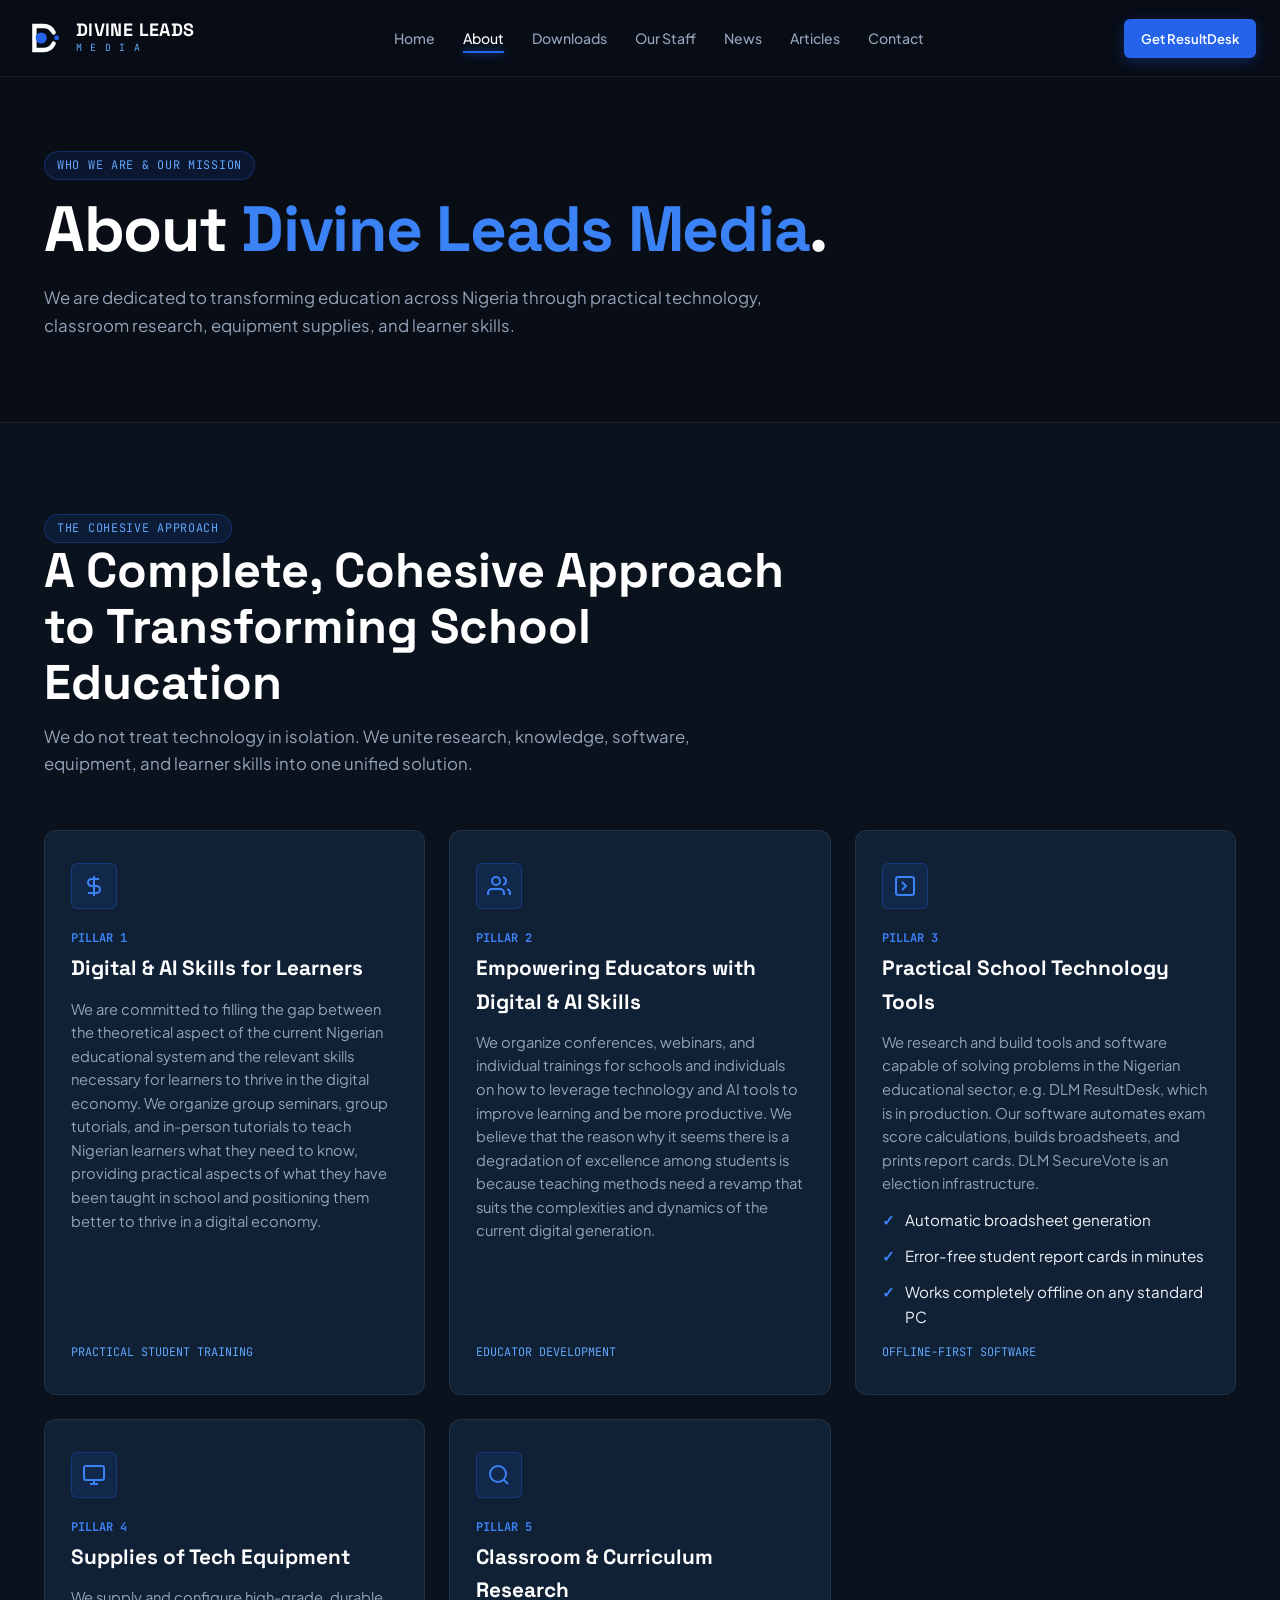
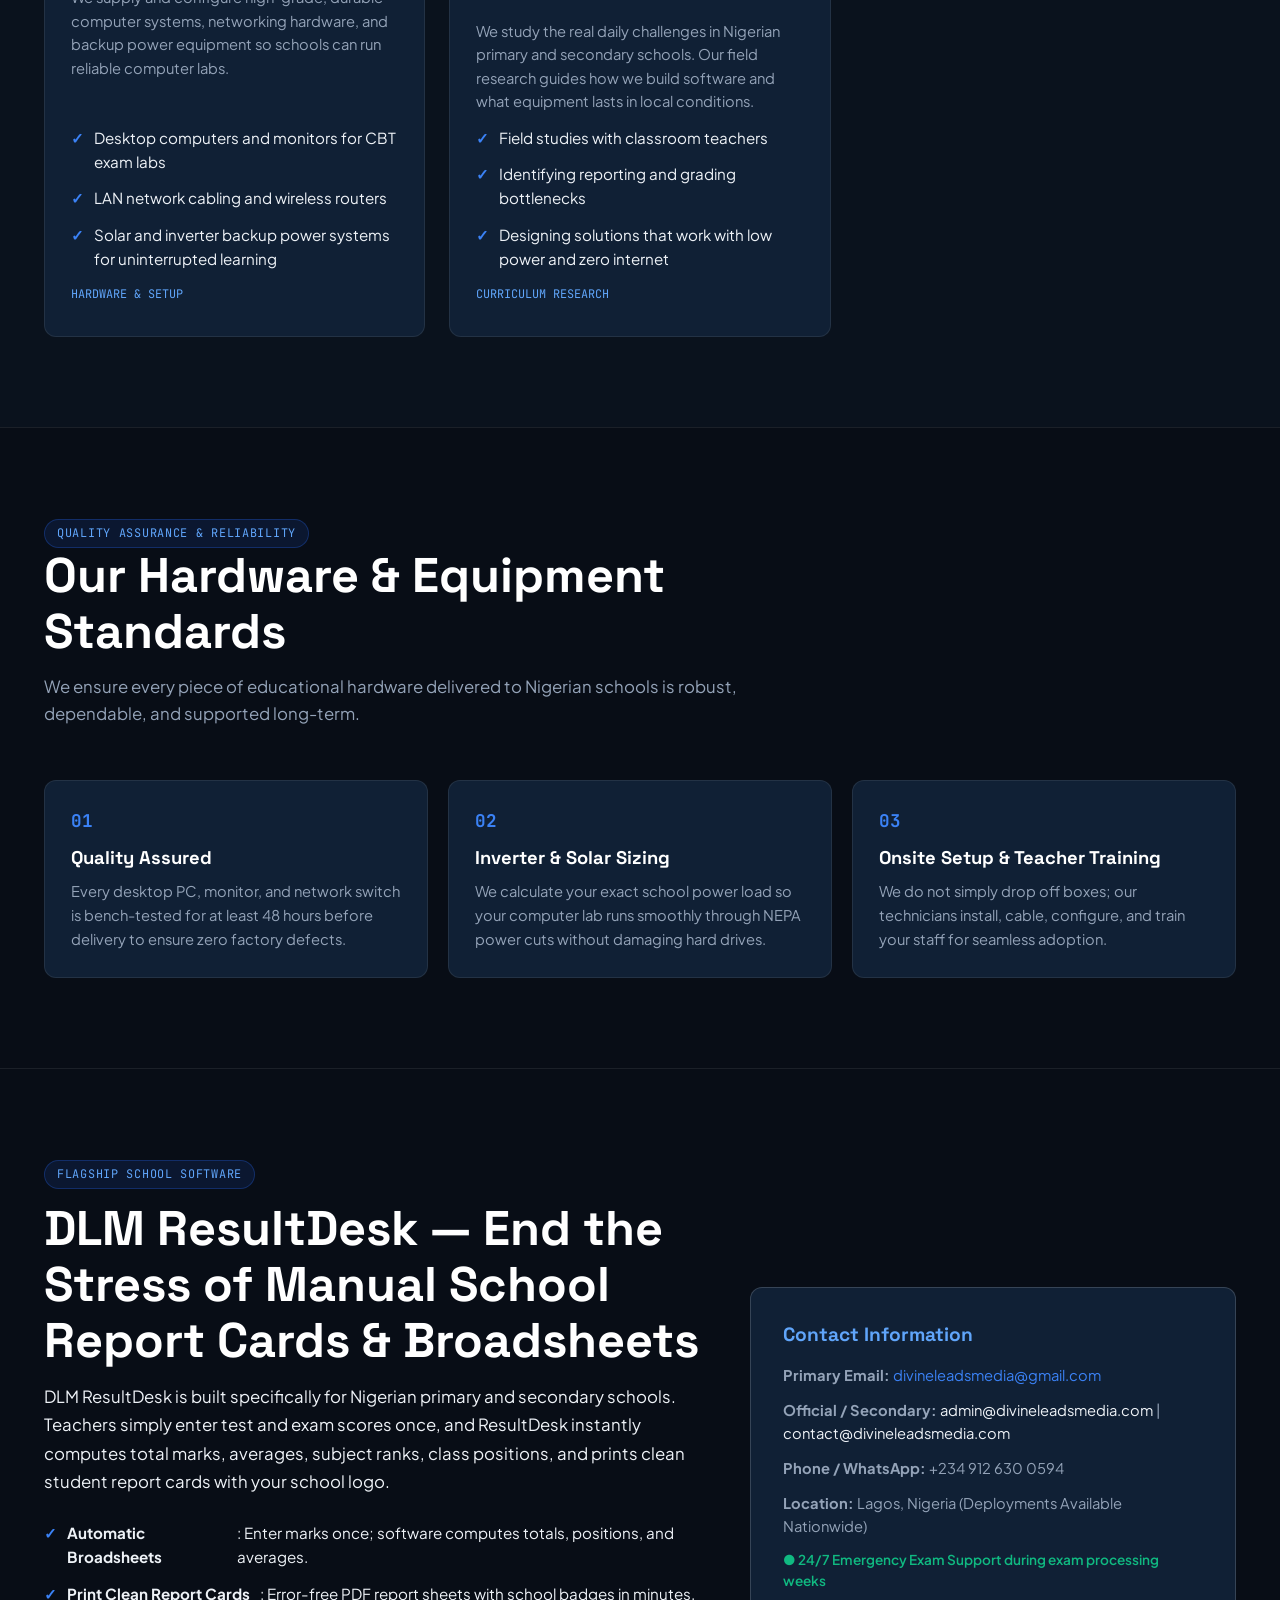
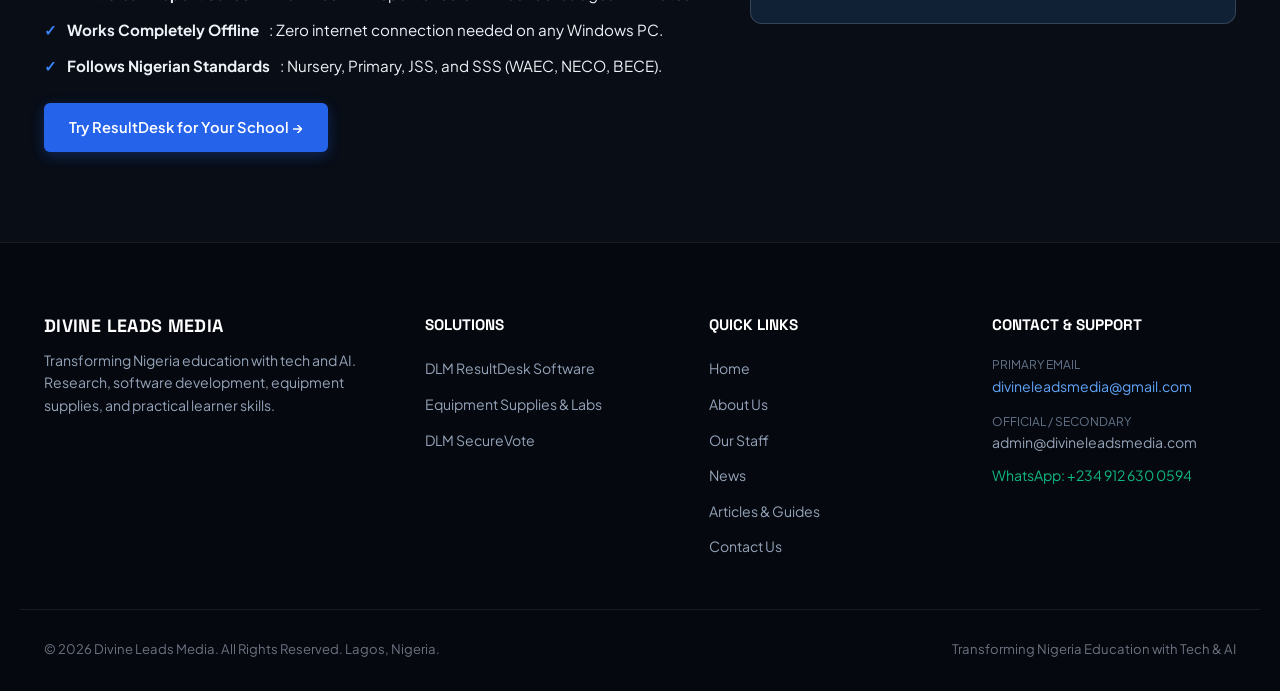
<file: about.html>
<!DOCTYPE html>
<html lang="en">
<head>
  <meta charset="UTF-8">
  <meta name="viewport" content="width=device-width, initial-scale=1.0">
  <title>About Us — Divine Leads Media | Transforming Nigeria Education with Tech &amp; AI</title>
  <meta name="description" content="Learn how Divine Leads Media transforms Nigerian education through research, developing practical school software, supplying computer equipment, and teaching digital and AI skills.">
  <link rel="icon" href="data:image/svg+xml,%3Csvg xmlns='http://www.w3.org/2000/svg' viewBox='0 0 100 100'%3E%3Cpath d='M26,48 V20 H48 A28,28 0 0 1 74,36' fill='none' stroke='%230D1B2A' stroke-width='11' stroke-linecap='round'/%3E%3Cpath d='M26,52 V80 H48 A28,28 0 0 0 74,64' fill='none' stroke='%230D1B2A' stroke-width='11' stroke-linecap='round'/%3E%3Ccircle cx='43' cy='50' r='14' fill='%232563EB'/%3E%3Crect x='76' y='44' width='11' height='11' rx='3' fill='%232563EB'/%3E%3C/svg%3E">
  <link rel="stylesheet" href="assets/css/style.css">
</head>
<body>

  <!-- Site Header -->
  <header class="site-header">
    <div class="container-wide nav-container">
      <a href="index.html" class="brand-logo">
        <svg class="brand-icon" viewBox="0 0 100 100" xmlns="http://www.w3.org/2000/svg">
          <path d="M26,48 V20 H48 A28,28 0 0 1 74,36" fill="none" stroke="#FFFFFF" stroke-width="11" stroke-linecap="round"/>
          <path d="M26,52 V80 H48 A28,28 0 0 0 74,64" fill="none" stroke="#FFFFFF" stroke-width="11" stroke-linecap="round"/>
          <circle cx="43" cy="50" r="14" fill="#2563EB"/>
          <rect x="76" y="44" width="11" height="11" rx="3" fill="#2563EB"/>
        </svg>
        <div class="brand-text">
          <span class="brand-title">DIVINE LEADS</span>
          <span class="brand-subtitle">M E D I A</span>
        </div>
      </a>

      <ul class="nav-links">
        <li><a href="index.html">Home</a></li>
        <li><a href="about.html" class="active">About</a></li>
        <li><a href="downloads.html">Downloads</a></li>
        <li><a href="staff.html">Our Staff</a></li>
        <li><a href="news.html">News</a></li>
        <li><a href="articles.html">Articles</a></li>
        <li><a href="contact.html">Contact</a></li>
      </ul>

      <div class="nav-actions">
        <a href="downloads.html" class="btn btn-primary btn-sm">Get ResultDesk</a>
        <button class="mobile-toggle" aria-label="Open Navigation">
          <svg width="24" height="24" fill="none" stroke="currentColor" stroke-width="2" viewBox="0 0 24 24"><path d="M4 6h16M4 12h16M4 18h16"/></svg>
        </button>
      </div>
    </div>
  </header>

  <!-- Mobile Drawer -->
  <div class="mobile-nav-drawer">
    <button class="close-drawer" style="align-self: flex-end; background:none; border:none; color:#fff; font-size:2rem; cursor:pointer;" aria-label="Close">✕</button>
    <ul class="mobile-links">
      <li><a href="index.html" class="close-drawer">Home</a></li>
      <li><a href="about.html" class="close-drawer active">About Us</a></li>
      <li><a href="downloads.html" class="close-drawer">Downloads &amp; Releases</a></li>
      <li><a href="staff.html" class="close-drawer">Our Staff</a></li>
      <li><a href="news.html" class="close-drawer">News &amp; Events</a></li>
      <li><a href="articles.html" class="close-drawer">Articles &amp; Guides</a></li>
      <li><a href="contact.html" class="close-drawer">Contact Us</a></li>
    </ul>
  </div>

  <!-- Hero -->
  <section class="section" style="padding-top: 150px; padding-bottom: 50px;">
    <div class="container">
      <div class="badge">WHO WE ARE &amp; OUR MISSION</div>
      <h1 class="hero-headline" style="font-size: clamp(2.4rem, 5vw, 4.2rem); margin-top: 14px;">
        About <span class="highlight">Divine Leads Media</span>.
      </h1>
      <p class="hero-subhead" style="max-width: 800px;">
        We are dedicated to transforming education across Nigeria through practical technology, classroom research, equipment supplies, and learner skills.
      </p>
    </div>
  </section>

  <!-- 4 Cohesive Pillars (Detailed) -->
  <section class="section" style="background: rgba(13, 27, 42, 0.4); border-top: 1px solid var(--border-subtle);">
    <div class="container">
      <div class="section-head">
        <div class="badge">THE COHESIVE APPROACH</div>
        <h2 class="section-title">A Complete, Cohesive Approach to Transforming School Education</h2>
        <p class="section-desc">
          We do not treat technology in isolation. We unite research, knowledge, software, equipment, and learner skills into one unified solution.
        </p>
      </div>

      <div class="pillars-grid" style="display: grid; grid-template-columns: repeat(auto-fit, minmax(320px, 1fr)); gap: 24px;">
        
        <!-- Pillar 1 -->
        <div class="pillar-card">
          <div class="pillar-icon-box">
            <svg width="24" height="24" fill="none" stroke="currentColor" stroke-width="2" viewBox="0 0 24 24"><path d="M12 2v20M17 5H9.5a3.5 3.5 0 0 0 0 7h5a3.5 3.5 0 0 1 0 7H6"/></svg>
          </div>
          <div class="font-mono text-blue" style="font-size:0.75rem; font-weight:700; margin-bottom:4px;">PILLAR 1</div>
          <h3>Digital &amp; AI Skills for Learners</h3>
          <p>
            We are committed to filling the gap between the theoretical aspect of the current Nigerian educational system and the relevant skills necessary for learners to thrive in the digital economy. We organize group seminars, group tutorials, and in-person tutorials to teach Nigerian learners what they need to know, providing practical aspects of what they have been taught in school and positioning them better to thrive in a digital economy.
          </p>
          <div class="pillar-footer-tag">Practical Student Training</div>
        </div>

        <!-- Pillar 2 -->
        <div class="pillar-card">
          <div class="pillar-icon-box">
            <svg width="24" height="24" fill="none" stroke="currentColor" stroke-width="2" viewBox="0 0 24 24"><path d="M17 21v-2a4 4 0 0 0-4-4H5a4 4 0 0 0-4 4v2"/><circle cx="9" cy="7" r="4"/><path d="M23 21v-2a4 4 0 0 0-3-3.87"/><path d="M16 3.13a4 4 0 0 1 0 7.75"/></svg>
          </div>
          <div class="font-mono text-blue" style="font-size:0.75rem; font-weight:700; margin-bottom:4px;">PILLAR 2</div>
          <h3>Empowering Educators with Digital &amp; AI Skills</h3>
          <p>
            We organize conferences, webinars, and individual trainings for schools and individuals on how to leverage technology and AI tools to improve learning and be more productive. We believe that the reason why it seems there is a degradation of excellence among students is because teaching methods need a revamp that suits the complexities and dynamics of the current digital generation.
          </p>
          <div class="pillar-footer-tag">Educator Development</div>
        </div>

        <!-- Pillar 3 -->
        <div class="pillar-card">
          <div class="pillar-icon-box">
            <svg width="24" height="24" fill="none" stroke="currentColor" stroke-width="2" viewBox="0 0 24 24"><rect width="18" height="18" x="3" y="3" rx="2"/><path d="m9 8 4 4-4 4"/></svg>
          </div>
          <div class="font-mono text-blue" style="font-size:0.75rem; font-weight:700; margin-bottom:4px;">PILLAR 3</div>
          <h3>Practical School Technology Tools</h3>
          <p>
            We research and build tools and software capable of solving problems in the Nigerian educational sector, e.g. DLM ResultDesk, which is in production. Our software automates exam score calculations, builds broadsheets, and prints report cards. DLM SecureVote is an election infrastructure.
          </p>
          <ul class="feature-check-list" style="margin: 12px 0 0; font-size: 0.85rem;">
            <li>Automatic broadsheet generation</li>
            <li>Error-free student report cards in minutes</li>
            <li>Works completely offline on any standard PC</li>
          </ul>
          <div class="pillar-footer-tag" style="margin-top:14px;">Offline-First Software</div>
        </div>

        <!-- Pillar 4 -->
        <div class="pillar-card">
          <div class="pillar-icon-box">
            <svg width="24" height="24" fill="none" stroke="currentColor" stroke-width="2" viewBox="0 0 24 24"><rect width="20" height="14" x="2" y="3" rx="2"/><line x1="8" x2="16" y1="21" y2="21"/><line x1="12" x2="12" y1="17" y2="21"/></svg>
          </div>
          <div class="font-mono text-blue" style="font-size:0.75rem; font-weight:700; margin-bottom:4px;">PILLAR 4</div>
          <h3>Supplies of Tech Equipment</h3>
          <p>
            We supply and configure high-grade, durable computer systems, networking hardware, and backup power equipment so schools can run reliable computer labs.
          </p>
          <ul class="feature-check-list" style="margin: 12px 0 0; font-size: 0.85rem;">
            <li>Desktop computers and monitors for CBT exam labs</li>
            <li>LAN network cabling and wireless routers</li>
            <li>Solar and inverter backup power systems for uninterrupted learning</li>
          </ul>
          <div class="pillar-footer-tag" style="margin-top:14px;">Hardware &amp; Setup</div>
        </div>

        <!-- Pillar 5 -->
        <div class="pillar-card">
          <div class="pillar-icon-box">
            <svg width="24" height="24" fill="none" stroke="currentColor" stroke-width="2" viewBox="0 0 24 24"><circle cx="11" cy="11" r="8"/><path d="m21 21-4.35-4.35"/></svg>
          </div>
          <div class="font-mono text-blue" style="font-size:0.75rem; font-weight:700; margin-bottom:4px;">PILLAR 5</div>
          <h3>Classroom &amp; Curriculum Research</h3>
          <p>
            We study the real daily challenges in Nigerian primary and secondary schools. Our field research guides how we build software and what equipment lasts in local conditions.
          </p>
          <ul class="feature-check-list" style="margin: 12px 0 0; font-size: 0.85rem;">
            <li>Field studies with classroom teachers</li>
            <li>Identifying reporting and grading bottlenecks</li>
            <li>Designing solutions that work with low power and zero internet</li>
          </ul>
          <div class="pillar-footer-tag" style="margin-top:14px;">Curriculum Research</div>
        </div>

      </div>
    </div>
  </section>

  <!-- Hardware & Equipment Standards -->
  <section class="section" style="border-top: 1px solid var(--border-subtle); background: var(--dlm-navy-deep);">
    <div class="container">
      <div class="section-head">
        <div class="badge">QUALITY ASSURANCE &amp; RELIABILITY</div>
        <h2 class="section-title">Our Hardware &amp; Equipment Standards</h2>
        <p class="section-desc">
          We ensure every piece of educational hardware delivered to Nigerian schools is robust, dependable, and supported long-term.
        </p>
      </div>

      <div class="equipment-grid">
        <div class="equipment-card">
          <div class="font-mono text-blue" style="font-size: 1.1rem; font-weight:700; margin-bottom:8px;">01</div>
          <h4 style="color:#fff;">Quality Assured</h4>
          <p style="color:var(--text-muted); font-size:0.92rem; line-height:1.6;">
            Every desktop PC, monitor, and network switch is bench-tested for at least 48 hours before delivery to ensure zero factory defects.
          </p>
        </div>

        <div class="equipment-card">
          <div class="font-mono text-blue" style="font-size: 1.1rem; font-weight:700; margin-bottom:8px;">02</div>
          <h4 style="color:#fff;">Inverter &amp; Solar Sizing</h4>
          <p style="color:var(--text-muted); font-size:0.92rem; line-height:1.6;">
            We calculate your exact school power load so your computer lab runs smoothly through NEPA power cuts without damaging hard drives.
          </p>
        </div>

        <div class="equipment-card">
          <div class="font-mono text-blue" style="font-size: 1.1rem; font-weight:700; margin-bottom:8px;">03</div>
          <h4 style="color:#fff;">Onsite Setup &amp; Teacher Training</h4>
          <p style="color:var(--text-muted); font-size:0.92rem; line-height:1.6;">
            We do not simply drop off boxes; our technicians install, cable, configure, and train your staff for seamless adoption.
          </p>
        </div>
      </div>
    </div>
  </section>

  <!-- Why ResultDesk Matters -->
  <section class="section" style="border-top: 1px solid var(--border-subtle);">
    <div class="container contact-grid" style="align-items: center;">
      <div>
        <div class="badge">FLAGSHIP SCHOOL SOFTWARE</div>
        <h2 class="section-title" style="margin-top: 12px;">DLM ResultDesk — End the Stress of Manual School Report Cards &amp; Broadsheets</h2>
        <p style="color: var(--text-primary); font-size: 1.05rem; line-height: 1.7; margin-bottom: 18px;">
          DLM ResultDesk is built specifically for Nigerian primary and secondary schools. Teachers simply enter test and exam scores once, and ResultDesk instantly computes total marks, averages, subject ranks, class positions, and prints clean student report cards with your school logo.
        </p>
        <ul class="feature-check-list" style="margin-bottom: 24px;">
          <li><strong>Automatic Broadsheets</strong>: Enter marks once; software computes totals, positions, and averages.</li>
          <li><strong>Print Clean Report Cards</strong>: Error-free PDF report sheets with school badges in minutes.</li>
          <li><strong>Works Completely Offline</strong>: Zero internet connection needed on any Windows PC.</li>
          <li><strong>Follows Nigerian Standards</strong>: Nursery, Primary, JSS, and SSS (WAEC, NECO, BECE).</li>
        </ul>
        <a href="downloads.html" class="btn btn-primary">Try ResultDesk for Your School →</a>
      </div>

      <div class="equipment-card" style="padding: 32px; background: var(--dlm-navy-surface); border: 1px solid var(--border-medium);">
        <h4 style="color:var(--dlm-blue-soft); font-size:1.2rem; margin-bottom:14px;">Contact Information</h4>
        <p style="color:var(--text-muted); font-size:0.92rem; margin-bottom:12px;">
          <strong>Primary Email:</strong> <a href="mailto:divineleadsmedia@gmail.com" class="text-blue">divineleadsmedia@gmail.com</a>
        </p>
        <p style="color:var(--text-muted); font-size:0.92rem; margin-bottom:12px;">
          <strong>Official / Secondary:</strong> <a href="mailto:admin@divineleadsmedia.com" style="color:var(--text-primary);">admin@divineleadsmedia.com</a> | <a href="mailto:contact@divineleadsmedia.com" style="color:var(--text-primary);">contact@divineleadsmedia.com</a>
        </p>
        <p style="color:var(--text-muted); font-size:0.92rem; margin-bottom:12px;">
          <strong>Phone / WhatsApp:</strong> +234 912 630 0594
        </p>
        <p style="color:var(--text-muted); font-size:0.92rem; margin-bottom:12px;">
          <strong>Location:</strong> Lagos, Nigeria (Deployments Available Nationwide)
        </p>
        <p style="color:var(--accent-green); font-size:0.85rem; font-weight:600;">
          ● 24/7 Emergency Exam Support during exam processing weeks
        </p>
      </div>
    </div>
  </section>

  <!-- Footer -->
  <footer class="site-footer">
    <div class="container footer-grid">
      <div class="footer-col">
        <span class="brand-title">DIVINE LEADS MEDIA</span>
        <p style="font-size: 0.88rem; color: var(--text-muted); line-height: 1.6; margin-top: 10px;">
          Transforming Nigeria education with tech and AI. Research, software development, equipment supplies, and practical learner skills.
        </p>
      </div>
      <div class="footer-col">
        <h5>Solutions</h5>
        <ul>
          <li><a href="downloads.html">DLM ResultDesk Software</a></li>
          <li><a href="index.html#equipment">Equipment Supplies &amp; Labs</a></li>
          <li><a href="downloads.html#download-securevote">DLM SecureVote</a></li>
        </ul>
      </div>
      <div class="footer-col">
        <h5>Quick Links</h5>
        <ul>
          <li><a href="index.html">Home</a></li>
          <li><a href="about.html">About Us</a></li>
          <li><a href="staff.html">Our Staff</a></li>
          <li><a href="news.html">News</a></li>
          <li><a href="articles.html">Articles &amp; Guides</a></li>
          <li><a href="contact.html">Contact Us</a></li>
        </ul>
      </div>
      <div class="footer-col">
        <h5>Contact &amp; Support</h5>
        <ul style="font-size:0.86rem;">
          <li><span style="color:var(--text-dim); display:block; font-size:0.75rem;">PRIMARY EMAIL</span><a href="mailto:divineleadsmedia@gmail.com" style="color:var(--dlm-blue-soft);">divineleadsmedia@gmail.com</a></li>
          <li><span style="color:var(--text-dim); display:block; font-size:0.75rem; margin-top:4px;">OFFICIAL / SECONDARY</span><a href="mailto:admin@divineleadsmedia.com">admin@divineleadsmedia.com</a></li>
          <li><a href="https://wa.me/2349126300594" target="_blank" style="color:var(--accent-green);">WhatsApp: +234 912 630 0594</a></li>
        </ul>
      </div>
    </div>
    <div class="container footer-bottom">
      <div>© 2026 Divine Leads Media. All Rights Reserved. Lagos, Nigeria.</div>
      <div>Transforming Nigeria Education with Tech &amp; AI</div>
    </div>
  </footer>

  <script src="assets/js/db.js"></script>
  <script src="assets/js/main.js"></script>
</body>
</html>
</file>
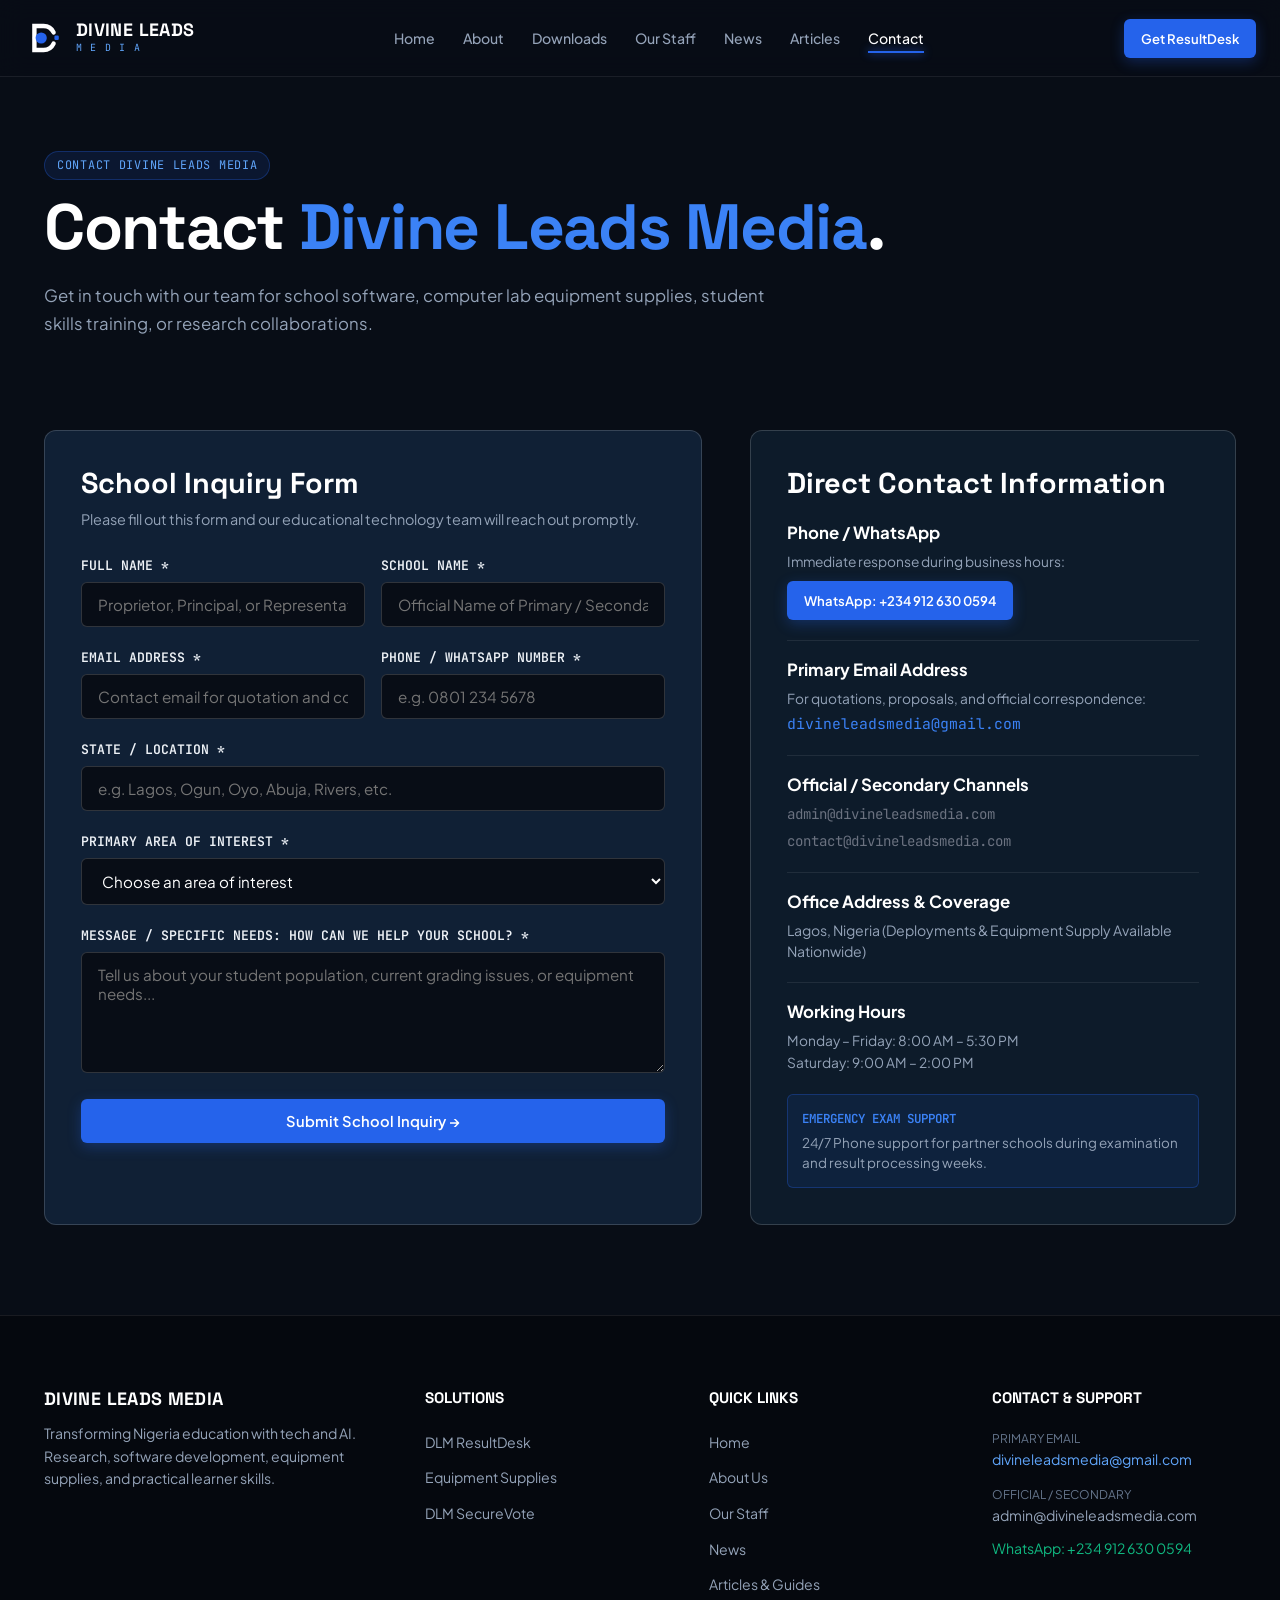
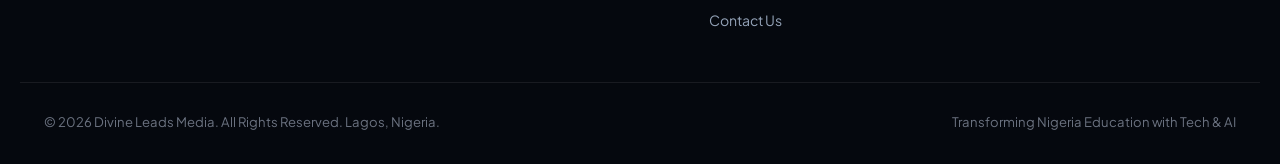
<file: contact.html>
<!DOCTYPE html>
<html lang="en">
<head>
  <meta charset="UTF-8">
  <meta name="viewport" content="width=device-width, initial-scale=1.0">
  <title>Contact Us — Divine Leads Media | Get in Touch</title>
  <meta name="description" content="Contact Divine Leads Media for DLM ResultDesk software, school computer lab equipment supplies, and student digital & AI training in Nigeria.">
  <link rel="icon" href="data:image/svg+xml,%3Csvg xmlns='http://www.w3.org/2000/svg' viewBox='0 0 100 100'%3E%3Cpath d='M26,48 V20 H48 A28,28 0 0 1 74,36' fill='none' stroke='%230D1B2A' stroke-width='11' stroke-linecap='round'/%3E%3Cpath d='M26,52 V80 H48 A28,28 0 0 0 74,64' fill='none' stroke='%230D1B2A' stroke-width='11' stroke-linecap='round'/%3E%3Ccircle cx='43' cy='50' r='14' fill='%232563EB'/%3E%3Crect x='76' y='44' width='11' height='11' rx='3' fill='%232563EB'/%3E%3C/svg%3E">
  <link rel="stylesheet" href="assets/css/style.css">
</head>
<body>

  <!-- Site Header -->
  <header class="site-header">
    <div class="container-wide nav-container">
      <a href="index.html" class="brand-logo">
        <svg class="brand-icon" viewBox="0 0 100 100" xmlns="http://www.w3.org/2000/svg">
          <path d="M26,48 V20 H48 A28,28 0 0 1 74,36" fill="none" stroke="#FFFFFF" stroke-width="11" stroke-linecap="round"/>
          <path d="M26,52 V80 H48 A28,28 0 0 0 74,64" fill="none" stroke="#FFFFFF" stroke-width="11" stroke-linecap="round"/>
          <circle cx="43" cy="50" r="14" fill="#2563EB"/>
          <rect x="76" y="44" width="11" height="11" rx="3" fill="#2563EB"/>
        </svg>
        <div class="brand-text">
          <span class="brand-title">DIVINE LEADS</span>
          <span class="brand-subtitle">M E D I A</span>
        </div>
      </a>

      <ul class="nav-links">
        <li><a href="index.html">Home</a></li>
        <li><a href="about.html">About</a></li>
        <li><a href="downloads.html">Downloads</a></li>
        <li><a href="staff.html">Our Staff</a></li>
        <li><a href="news.html">News</a></li>
        <li><a href="articles.html">Articles</a></li>
        <li><a href="contact.html" class="active">Contact</a></li>
      </ul>

      <div class="nav-actions">
        <a href="downloads.html" class="btn btn-primary btn-sm">Get ResultDesk</a>
        <button class="mobile-toggle" aria-label="Open Navigation">
          <svg width="24" height="24" fill="none" stroke="currentColor" stroke-width="2" viewBox="0 0 24 24"><path d="M4 6h16M4 12h16M4 18h16"/></svg>
        </button>
      </div>
    </div>
  </header>

  <!-- Mobile Drawer -->
  <div class="mobile-nav-drawer">
    <button class="close-drawer" style="align-self: flex-end; background:none; border:none; color:#fff; font-size:2rem; cursor:pointer;" aria-label="Close">✕</button>
    <ul class="mobile-links">
      <li><a href="index.html" class="close-drawer">Home</a></li>
      <li><a href="about.html" class="close-drawer">About Us</a></li>
      <li><a href="downloads.html" class="close-drawer">Downloads &amp; Releases</a></li>
      <li><a href="staff.html" class="close-drawer">Our Staff</a></li>
      <li><a href="news.html" class="close-drawer">News &amp; Events</a></li>
      <li><a href="articles.html" class="close-drawer">Articles &amp; Guides</a></li>
      <li><a href="contact.html" class="close-drawer active">Contact Us</a></li>
    </ul>
  </div>

  <!-- Hero Header -->
  <section class="section" style="padding-top: 150px; padding-bottom: 40px;">
    <div class="container">
      <div class="badge">CONTACT DIVINE LEADS MEDIA</div>
      <h1 class="hero-headline" style="font-size: clamp(2.4rem, 5vw, 4.2rem); margin-top: 12px;">
        Contact <span class="highlight">Divine Leads Media</span>.
      </h1>
      <p class="hero-subhead" style="max-width: 760px;">
        Get in touch with our team for school software, computer lab equipment supplies, student skills training, or research collaborations.
      </p>
    </div>
  </section>

  <!-- Contact Form & Direct Channels -->
  <section class="section" style="padding-top: 20px;">
    <div class="container contact-grid">
      
      <!-- Inquiry Form -->
      <div style="background: var(--dlm-navy-surface); border: 1px solid var(--border-medium); border-radius: var(--radius-md); padding: 36px;">
        <h3 class="section-title" style="font-size: 1.8rem; margin-bottom: 8px;">School Inquiry Form</h3>
        <p style="color:var(--text-muted); font-size:0.9rem; margin-bottom:24px;">Please fill out this form and our educational technology team will reach out promptly.</p>
        
        <form id="mainContactForm">
          <div style="display: grid; grid-template-columns: 1fr 1fr; gap: 16px;">
            <div class="form-group">
              <label class="form-label">Full Name *</label>
              <input type="text" class="form-control" required placeholder="Proprietor, Principal, or Representative Name">
            </div>
            <div class="form-group">
              <label class="form-label">School Name *</label>
              <input type="text" class="form-control" required placeholder="Official Name of Primary / Secondary School">
            </div>
          </div>

          <div style="display: grid; grid-template-columns: 1fr 1fr; gap: 16px;">
            <div class="form-group">
              <label class="form-label">Email Address *</label>
              <input type="email" class="form-control" required placeholder="Contact email for quotation and correspondence">
            </div>
            <div class="form-group">
              <label class="form-label">Phone / WhatsApp Number *</label>
              <input type="tel" class="form-control" required placeholder="e.g. 0801 234 5678">
            </div>
          </div>

          <div class="form-group">
            <label class="form-label">State / Location *</label>
            <input type="text" class="form-control" required placeholder="e.g. Lagos, Ogun, Oyo, Abuja, Rivers, etc.">
          </div>

          <div class="form-group">
            <label class="form-label">Primary Area of Interest *</label>
            <select class="form-control" id="interestSelect" required>
              <option value="">Choose an area of interest</option>
              <option value="DLM ResultDesk (School Report Card Software)">DLM ResultDesk (School Report Card Software)</option>
              <option value="Supplies of Computer Lab & CBT Equipment">Supplies of Computer Lab &amp; CBT Equipment</option>
              <option value="Solar / Inverter Backup Power for Computer Lab">Solar / Inverter Backup Power for Computer Lab</option>
              <option value="Student Digital & AI Skills Workshop">Student Digital &amp; AI Skills Workshop</option>
              <option value="General School Partnership & Consultation">General School Partnership &amp; Consultation</option>
            </select>
          </div>

          <div class="form-group">
            <label class="form-label">Message / Specific Needs: How can we help your school? *</label>
            <textarea class="form-control" rows="5" required placeholder="Tell us about your student population, current grading issues, or equipment needs..."></textarea>
          </div>

          <button type="submit" class="btn btn-primary" style="width: 100%;">Submit School Inquiry →</button>
        </form>
      </div>

      <!-- Quick Info -->
      <div style="background: var(--dlm-navy); border: 1px solid var(--border-medium); border-radius: var(--radius-md); padding: 36px;">
        <h3 class="section-title" style="font-size: 1.8rem; margin-bottom: 20px;">Direct Contact Information</h3>

        <div style="margin-bottom: 20px;">
          <h4 style="color:#fff; font-size:1.05rem; margin-bottom:4px;">Phone / WhatsApp</h4>
          <p style="color:var(--text-muted); font-size:0.86rem; margin-bottom:8px;">Immediate response during business hours:</p>
          <a href="https://wa.me/2349126300594" target="_blank" class="btn btn-primary btn-sm">
            WhatsApp: +234 912 630 0594
          </a>
        </div>

        <div style="margin-bottom: 20px; padding-top: 16px; border-top: 1px solid var(--border-subtle);">
          <h4 style="color:#fff; font-size:1.05rem; margin-bottom:4px;">Primary Email Address</h4>
          <p style="color:var(--text-muted); font-size:0.86rem;">For quotations, proposals, and official correspondence:</p>
          <a href="mailto:divineleadsmedia@gmail.com" class="text-blue font-mono" style="font-size:0.92rem; display:inline-block; margin-top:2px;">divineleadsmedia@gmail.com</a>
        </div>

        <div style="margin-bottom: 20px; padding-top: 16px; border-top: 1px solid var(--border-subtle);">
          <h4 style="color:#fff; font-size:1.05rem; margin-bottom:4px;">Official / Secondary Channels</h4>
          <div style="display:flex; flex-direction:column; gap:4px; margin-top:4px;">
            <a href="mailto:admin@divineleadsmedia.com" class="font-mono text-slate" style="font-size:0.88rem;">admin@divineleadsmedia.com</a>
            <a href="mailto:contact@divineleadsmedia.com" class="font-mono text-slate" style="font-size:0.88rem;">contact@divineleadsmedia.com</a>
          </div>
        </div>

        <div style="margin-bottom: 20px; padding-top: 16px; border-top: 1px solid var(--border-subtle);">
          <h4 style="color:#fff; font-size:1.05rem; margin-bottom:4px;">Office Address &amp; Coverage</h4>
          <p style="color:var(--text-muted); font-size:0.88rem; line-height:1.5;">
            Lagos, Nigeria (Deployments &amp; Equipment Supply Available Nationwide)
          </p>
        </div>

        <div style="margin-bottom: 20px; padding-top: 16px; border-top: 1px solid var(--border-subtle);">
          <h4 style="color:#fff; font-size:1.05rem; margin-bottom:4px;">Working Hours</h4>
          <p style="color:var(--text-muted); font-size:0.86rem;">
            Monday – Friday: 8:00 AM – 5:30 PM<br>
            Saturday: 9:00 AM – 2:00 PM
          </p>
        </div>

        <div style="padding: 14px; background: rgba(37, 99, 235, 0.1); border: 1px solid rgba(37, 99, 235, 0.3); border-radius: var(--radius-sm);">
          <div class="font-mono text-blue" style="font-size: 0.78rem; font-weight: 600;">EMERGENCY EXAM SUPPORT</div>
          <p style="font-size: 0.84rem; color: var(--text-muted); margin-top: 4px; line-height:1.5;">
            24/7 Phone support for partner schools during examination and result processing weeks.
          </p>
        </div>
      </div>

    </div>
  </section>

  <!-- Footer -->
  <footer class="site-footer">
    <div class="container footer-grid">
      <div class="footer-col">
        <span class="brand-title">DIVINE LEADS MEDIA</span>
        <p style="font-size: 0.88rem; color: var(--text-muted); line-height: 1.6; margin-top: 10px;">
          Transforming Nigeria education with tech and AI. Research, software development, equipment supplies, and practical learner skills.
        </p>
      </div>
      <div class="footer-col">
        <h5>Solutions</h5>
        <ul>
          <li><a href="downloads.html">DLM ResultDesk</a></li>
          <li><a href="index.html#equipment">Equipment Supplies</a></li>
          <li><a href="downloads.html#download-securevote">DLM SecureVote</a></li>
        </ul>
      </div>
      <div class="footer-col">
        <h5>Quick Links</h5>
        <ul>
          <li><a href="index.html">Home</a></li>
          <li><a href="about.html">About Us</a></li>
          <li><a href="staff.html">Our Staff</a></li>
          <li><a href="news.html">News</a></li>
          <li><a href="articles.html">Articles &amp; Guides</a></li>
          <li><a href="contact.html">Contact Us</a></li>
        </ul>
      </div>
      <div class="footer-col">
        <h5>Contact &amp; Support</h5>
        <ul style="font-size:0.86rem;">
          <li><span style="color:var(--text-dim); display:block; font-size:0.75rem;">PRIMARY EMAIL</span><a href="mailto:divineleadsmedia@gmail.com" style="color:var(--dlm-blue-soft);">divineleadsmedia@gmail.com</a></li>
          <li><span style="color:var(--text-dim); display:block; font-size:0.75rem; margin-top:4px;">OFFICIAL / SECONDARY</span><a href="mailto:admin@divineleadsmedia.com">admin@divineleadsmedia.com</a></li>
          <li><a href="https://wa.me/2349126300594" target="_blank" style="color:var(--accent-green);">WhatsApp: +234 912 630 0594</a></li>
        </ul>
      </div>
    </div>
    <div class="container footer-bottom">
      <div>© 2026 Divine Leads Media. All Rights Reserved. Lagos, Nigeria.</div>
      <div>Transforming Nigeria Education with Tech &amp; AI</div>
    </div>
  </footer>

  <script src="assets/js/db.js"></script>
  <script src="assets/js/main.js"></script>
  <script>
    document.addEventListener('DOMContentLoaded', () => {
      const params = new URLSearchParams(window.location.search);
      const interest = params.get('interest');
      if (interest) {
        const select = document.getElementById('interestSelect');
        if (select) {
          const lower = interest.toLowerCase();
          for (let opt of select.options) {
            if (opt.value.toLowerCase().includes(lower)) {
              select.value = opt.value;
              break;
            }
          }
        }
      }

      const form = document.getElementById('mainContactForm');
      if (form) {
        form.addEventListener('submit', (e) => {
          e.preventDefault();
          window.showToast('Thank you! Your message has been received. Our team will contact you shortly.', 'success');
          form.reset();
        });
      }
    });
  </script>
</body>
</html>
</file>
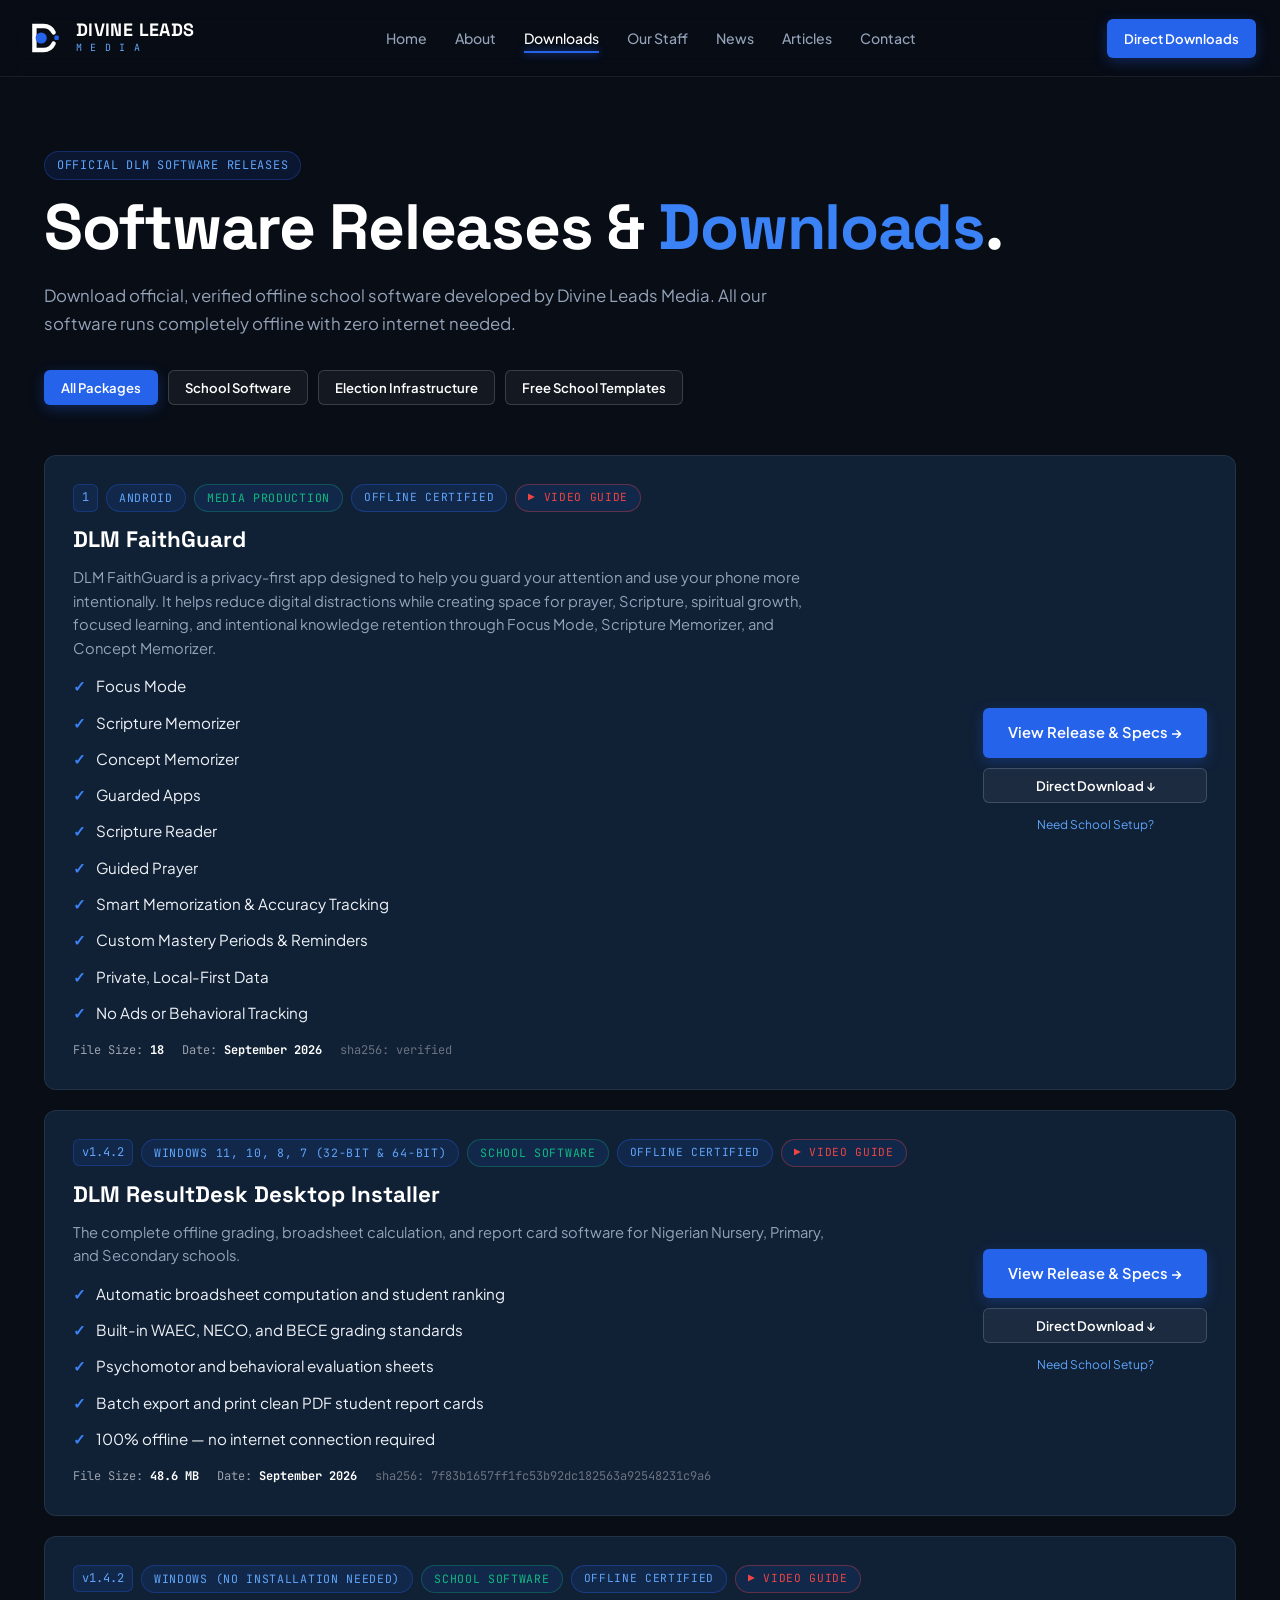
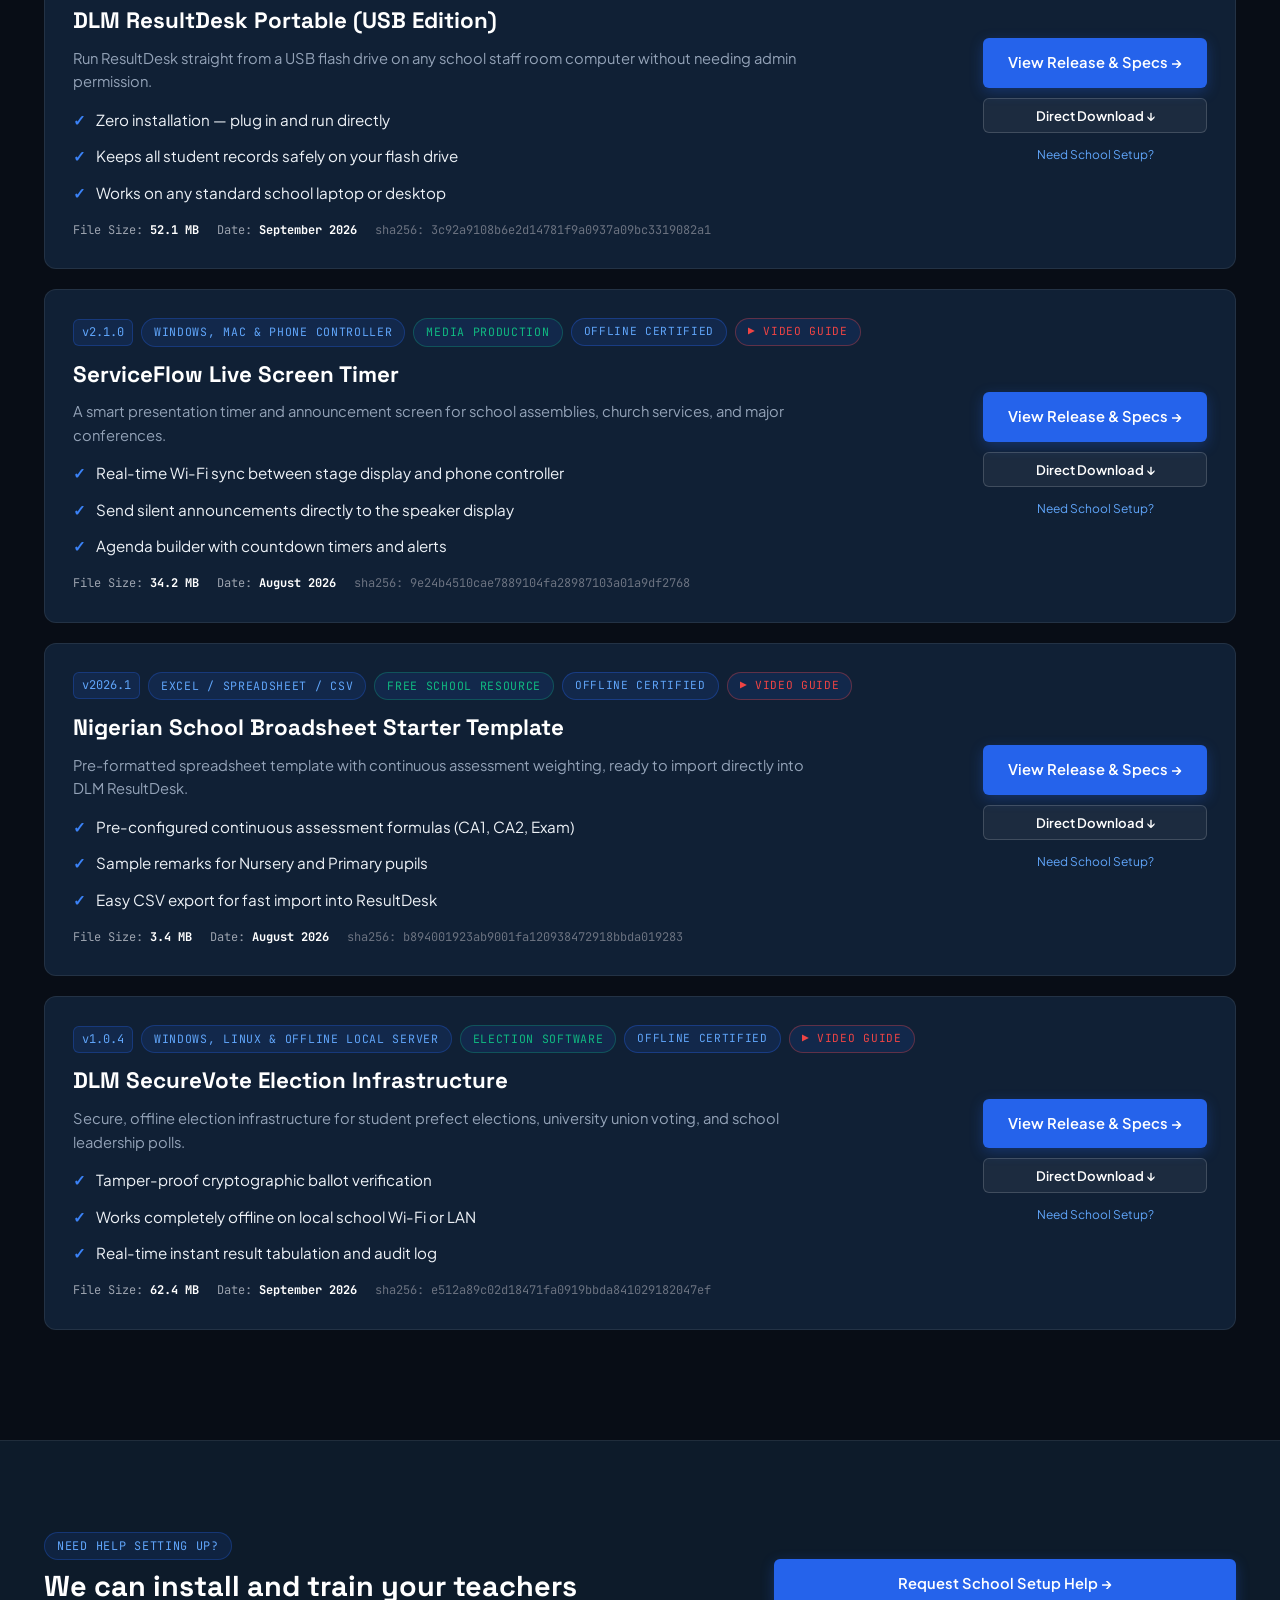
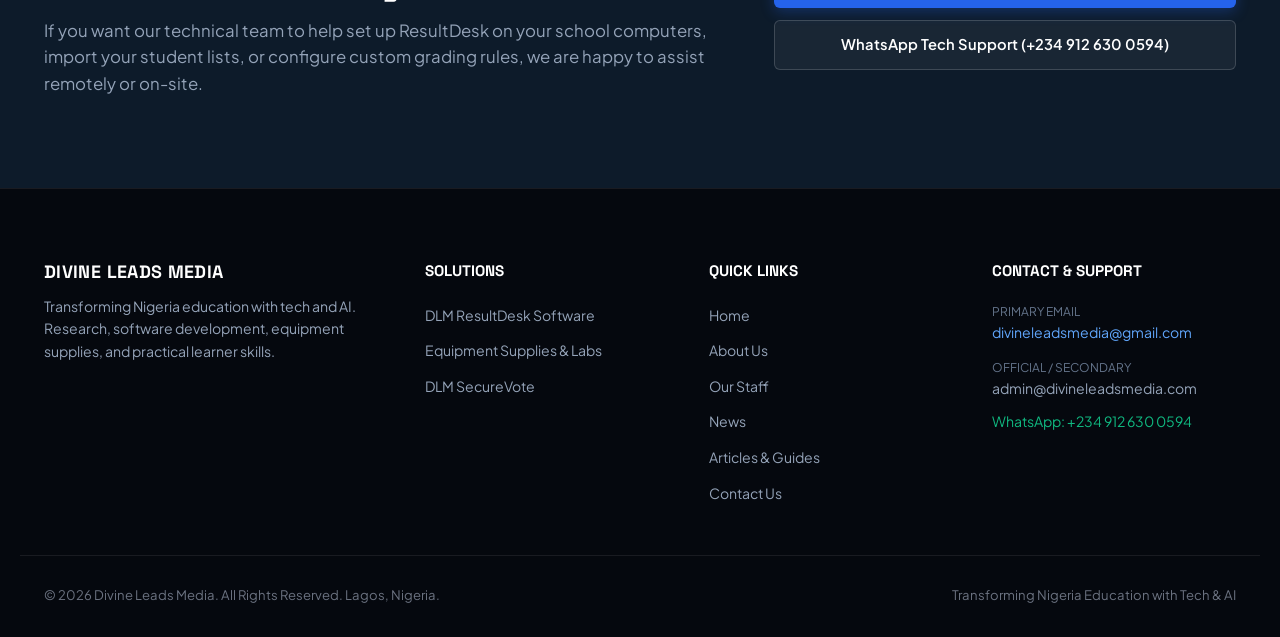
<file: downloads.html>
<!DOCTYPE html>
<html lang="en">
<head>
  <meta charset="UTF-8">
  <meta name="viewport" content="width=device-width, initial-scale=1.0">
  <title>Downloads &amp; Releases — Divine Leads Media</title>
  <meta name="description" content="Download DLM ResultDesk for Nigerian school report cards and broadsheets, ServiceFlow live screen timer, and free school templates.">
  <link rel="icon" href="data:image/svg+xml,%3Csvg xmlns='http://www.w3.org/2000/svg' viewBox='0 0 100 100'%3E%3Cpath d='M26,48 V20 H48 A28,28 0 0 1 74,36' fill='none' stroke='%230D1B2A' stroke-width='11' stroke-linecap='round'/%3E%3Cpath d='M26,52 V80 H48 A28,28 0 0 0 74,64' fill='none' stroke='%230D1B2A' stroke-width='11' stroke-linecap='round'/%3E%3Ccircle cx='43' cy='50' r='14' fill='%232563EB'/%3E%3Crect x='76' y='44' width='11' height='11' rx='3' fill='%232563EB'/%3E%3C/svg%3E">
  <link rel="stylesheet" href="assets/css/style.css">
</head>
<body>

  <!-- Header -->
  <header class="site-header">
    <div class="container-wide nav-container">
      <a href="index.html" class="brand-logo">
        <svg class="brand-icon" viewBox="0 0 100 100" xmlns="http://www.w3.org/2000/svg">
          <path d="M26,48 V20 H48 A28,28 0 0 1 74,36" fill="none" stroke="#FFFFFF" stroke-width="11" stroke-linecap="round"/>
          <path d="M26,52 V80 H48 A28,28 0 0 0 74,64" fill="none" stroke="#FFFFFF" stroke-width="11" stroke-linecap="round"/>
          <circle cx="43" cy="50" r="14" fill="#2563EB"/>
          <rect x="76" y="44" width="11" height="11" rx="3" fill="#2563EB"/>
        </svg>
        <div class="brand-text">
          <span class="brand-title">DIVINE LEADS</span>
          <span class="brand-subtitle">M E D I A</span>
        </div>
      </a>

      <ul class="nav-links">
        <li><a href="index.html">Home</a></li>
        <li><a href="about.html">About</a></li>
        <li><a href="downloads.html" class="active">Downloads</a></li>
        <li><a href="staff.html">Our Staff</a></li>
        <li><a href="news.html">News</a></li>
        <li><a href="articles.html">Articles</a></li>
        <li><a href="contact.html">Contact</a></li>
      </ul>

      <div class="nav-actions">
        <a href="#releasesContainer" class="btn btn-primary btn-sm">Direct Downloads</a>
        <button class="mobile-toggle" aria-label="Open Navigation">
          <svg width="24" height="24" fill="none" stroke="currentColor" stroke-width="2" viewBox="0 0 24 24"><path d="M4 6h16M4 12h16M4 18h16"/></svg>
        </button>
      </div>
    </div>
  </header>

  <!-- Mobile Drawer -->
  <div class="mobile-nav-drawer">
    <button class="close-drawer" style="align-self: flex-end; background:none; border:none; color:#fff; font-size:2rem; cursor:pointer;" aria-label="Close">✕</button>
    <ul class="mobile-links">
      <li><a href="index.html" class="close-drawer">Home</a></li>
      <li><a href="about.html" class="close-drawer">About Us</a></li>
      <li><a href="downloads.html" class="close-drawer active">Downloads &amp; Releases</a></li>
      <li><a href="staff.html" class="close-drawer">Our Staff</a></li>
      <li><a href="news.html" class="close-drawer">News &amp; Events</a></li>
      <li><a href="articles.html" class="close-drawer">Articles &amp; Guides</a></li>
      <li><a href="contact.html" class="close-drawer">Contact Us</a></li>
    </ul>
  </div>

  <!-- Hero Header -->
  <section class="section" style="padding-top: 150px; padding-bottom: 40px;">
    <div class="container">
      <div class="badge">OFFICIAL DLM SOFTWARE RELEASES</div>
      <h1 class="hero-headline" style="font-size: clamp(2.4rem, 5vw, 4.2rem); margin-top: 12px;">
        Software Releases &amp; <span class="highlight">Downloads</span>.
      </h1>
      <p class="hero-subhead" style="max-width: 780px;">
        Download official, verified offline school software developed by Divine Leads Media. All our software runs completely offline with zero internet needed.
      </p>

      <!-- Category Filter Tabs -->
      <div style="display:flex; gap:10px; margin-top: 24px; flex-wrap:wrap;" id="downloadCategoryFilters">
        <button class="btn btn-primary btn-sm" data-filter="all">All Packages</button>
        <button class="btn btn-secondary btn-sm" data-filter="School Software">School Software</button>
        <button class="btn btn-secondary btn-sm" data-filter="Election Software">Election Infrastructure</button>
        <button class="btn btn-secondary btn-sm" data-filter="Free School Resource">Free School Templates</button>
      </div>
    </div>
  </section>

  <!-- Releases List -->
  <section class="section" style="padding-top: 10px;">
    <div class="container" id="releasesContainer">
      <!-- Populated dynamically from db.js -->
    </div>
  </section>

  <!-- School Setup Support -->
  <section class="section" style="background: var(--dlm-navy); border-top: 1px solid var(--border-subtle);">
    <div class="container" style="display:grid; grid-template-columns: 1.2fr 0.8fr; gap: 36px; align-items:center;">
      <div>
        <div class="badge">NEED HELP SETTING UP?</div>
        <h3 class="section-title" style="font-size: 1.8rem; margin-top: 10px;">We can install and train your teachers</h3>
        <p class="section-desc">
          If you want our technical team to help set up ResultDesk on your school computers, import your student lists, or configure custom grading rules, we are happy to assist remotely or on-site.
        </p>
      </div>
      <div style="display:flex; flex-direction:column; gap:12px;">
        <a href="contact.html?interest=resultdesk" class="btn btn-primary">Request School Setup Help →</a>
        <a href="https://wa.me/2349126300594" target="_blank" class="btn btn-secondary">WhatsApp Tech Support (+234 912 630 0594)</a>
      </div>
    </div>
  </section>

  <!-- Footer -->
  <footer class="site-footer">
    <div class="container footer-grid">
      <div class="footer-col">
        <span class="brand-title">DIVINE LEADS MEDIA</span>
        <p style="font-size: 0.88rem; color: var(--text-muted); line-height: 1.6; margin-top: 10px;">
          Transforming Nigeria education with tech and AI. Research, software development, equipment supplies, and practical learner skills.
        </p>
      </div>
      <div class="footer-col">
        <h5>Solutions</h5>
        <ul>
          <li><a href="downloads.html">DLM ResultDesk Software</a></li>
          <li><a href="index.html#equipment">Equipment Supplies &amp; Labs</a></li>
          <li><a href="downloads.html#download-securevote">DLM SecureVote</a></li>
        </ul>
      </div>
      <div class="footer-col">
        <h5>Quick Links</h5>
        <ul>
          <li><a href="index.html">Home</a></li>
          <li><a href="about.html">About Us</a></li>
          <li><a href="staff.html">Our Staff</a></li>
          <li><a href="news.html">News</a></li>
          <li><a href="articles.html">Articles &amp; Guides</a></li>
          <li><a href="contact.html">Contact Us</a></li>
        </ul>
      </div>
      <div class="footer-col">
        <h5>Contact &amp; Support</h5>
        <ul style="font-size:0.86rem;">
          <li><span style="color:var(--text-dim); display:block; font-size:0.75rem;">PRIMARY EMAIL</span><a href="mailto:divineleadsmedia@gmail.com" style="color:var(--dlm-blue-soft);">divineleadsmedia@gmail.com</a></li>
          <li><span style="color:var(--text-dim); display:block; font-size:0.75rem; margin-top:4px;">OFFICIAL / SECONDARY</span><a href="mailto:admin@divineleadsmedia.com">admin@divineleadsmedia.com</a></li>
          <li><a href="https://wa.me/2349126300594" target="_blank" style="color:var(--accent-green);">WhatsApp: +234 912 630 0594</a></li>
        </ul>
      </div>
    </div>
    <div class="container footer-bottom">
      <div>© 2026 Divine Leads Media. All Rights Reserved. Lagos, Nigeria.</div>
      <div>Transforming Nigeria Education with Tech &amp; AI</div>
    </div>
  </footer>

  <script src="assets/js/db.js"></script>
  <script src="assets/js/main.js"></script>
  <script>
    document.addEventListener('DOMContentLoaded', () => {
      let activeFilter = 'all';

      function renderDownloads() {
        const container = document.getElementById('releasesContainer');
        if (!container || !window.DLM_DB) return;

        let downloads = window.DLM_DB.getDownloads();
        if (activeFilter !== 'all') {
          downloads = downloads.filter(d => d.tag.toLowerCase().includes(activeFilter.toLowerCase()));
        }

        if (downloads.length === 0) {
          container.innerHTML = `
            <div style="text-align:center; padding:50px 20px; background:var(--dlm-navy-surface); border-radius:var(--radius-md); border:1px solid var(--border-subtle);">
              <p style="color:var(--text-muted);">No software releases found for this category.</p>
            </div>
          `;
          return;
        }

        container.innerHTML = downloads.map(item => `
          <div class="release-item">
            <div>
              <div style="display:flex; gap:8px; margin-bottom:10px; flex-wrap:wrap; align-items:center;">
                <span class="version-badge font-mono">${item.version}</span>
                <span class="badge" style="font-size:0.72rem;">${item.platform}</span>
                <span class="badge" style="font-size:0.72rem; color:var(--accent-green); border-color:rgba(16,185,129,0.3);">${item.tag}</span>
                <span class="badge" style="font-size:0.7rem; color:var(--dlm-blue-soft); border-color:var(--border-blue);">Offline Certified</span>
                ${item.youtubeUrl ? `<a href="release.html?id=${encodeURIComponent(item.id)}#releaseVideoSection" class="badge" style="font-size:0.7rem; color:#EF4444; border-color:rgba(239,68,68,0.35); text-decoration:none; display:inline-flex; align-items:center; gap:4px;" title="Watch Installation Video Guide">▶ Video Guide</a>` : ''}
              </div>

              <h3 style="font-family:var(--font-display); font-size:1.4rem; color:#fff; margin-bottom:8px;">
                <a href="release.html?id=${encodeURIComponent(item.id)}" style="color:#fff; text-decoration:none;" onmouseover="this.style.color='var(--dlm-blue-soft)'" onmouseout="this.style.color='#fff'">
                  ${item.name}
                </a>
              </h3>
              <p style="color:var(--text-muted); font-size:0.92rem; margin-bottom:14px; max-width:760px;">${item.description}</p>

              ${item.features && item.features.length > 0 ? `
                <ul class="feature-check-list" style="margin:0 0 16px; font-size:0.88rem;">
                  ${item.features.map(f => `<li>${f}</li>`).join('')}
                </ul>
              ` : ''}

              <div style="display:flex; gap:18px; font-family:var(--font-mono); font-size:0.75rem; color:var(--dlm-slate-light); flex-wrap:wrap;">
                <span>File Size: <strong style="color:#fff;">${item.size}</strong></span>
                <span>Date: <strong style="color:#fff;">${item.date}</strong></span>
                <span class="font-mono text-slate">${item.checksum || 'sha256: verified'}</span>
              </div>
            </div>

            <div style="display:flex; flex-direction:column; gap:10px; align-items:stretch; min-width:210px;">
              <a href="release.html?id=${encodeURIComponent(item.id)}" class="btn btn-primary" style="justify-content:center; text-align:center;">
                View Release &amp; Specs →
              </a>
              <button class="btn btn-secondary btn-sm" onclick="triggerDownload('${(item.downloadUrl || '').replace(/'/g, "\\'")}', '${item.name.replace(/'/g, "\\'")}')" style="justify-content:center;">
                Direct Download ↓
              </button>
              <a href="contact.html?interest=${encodeURIComponent(item.name)}" style="font-size:0.75rem; color:var(--dlm-blue-soft); text-align:center; padding:2px 0;">
                Need School Setup?
              </a>
            </div>
          </div>
        `).join('');
      }

      window.triggerDownload = function(url, name) {
        if (url && url !== '#' && !url.startsWith('#')) {
          window.showToast(`Starting download for ${name}...`, 'success');
          const a = document.createElement('a');
          a.href = url;
          a.setAttribute('download', '');
          if (url.startsWith('http')) a.target = '_blank';
          document.body.appendChild(a);
          a.click();
          document.body.removeChild(a);
        } else {
          window.showToast(`The installer package for ${name} will be released soon. Click "Request Setup Help" for instant deployment on your school computers.`, 'info');
        }
      };

      document.querySelectorAll('#downloadCategoryFilters button').forEach(btn => {
        btn.addEventListener('click', () => {
          document.querySelectorAll('#downloadCategoryFilters button').forEach(b => {
            b.classList.remove('btn-primary');
            b.classList.add('btn-secondary');
          });
          btn.classList.remove('btn-secondary');
          btn.classList.add('btn-primary');
          activeFilter = btn.getAttribute('data-filter');
          renderDownloads();
        });
      });

      renderDownloads();

      window.addEventListener('dlm_db_downloads_changed', () => {
        renderDownloads();
      });
      window.addEventListener('storage', (e) => {
        if (!e.key || e.key.includes('downloads') || e.key.includes('dlm_')) {
          renderDownloads();
        }
      });
    });
  </script>
</body>
</html>
</file>
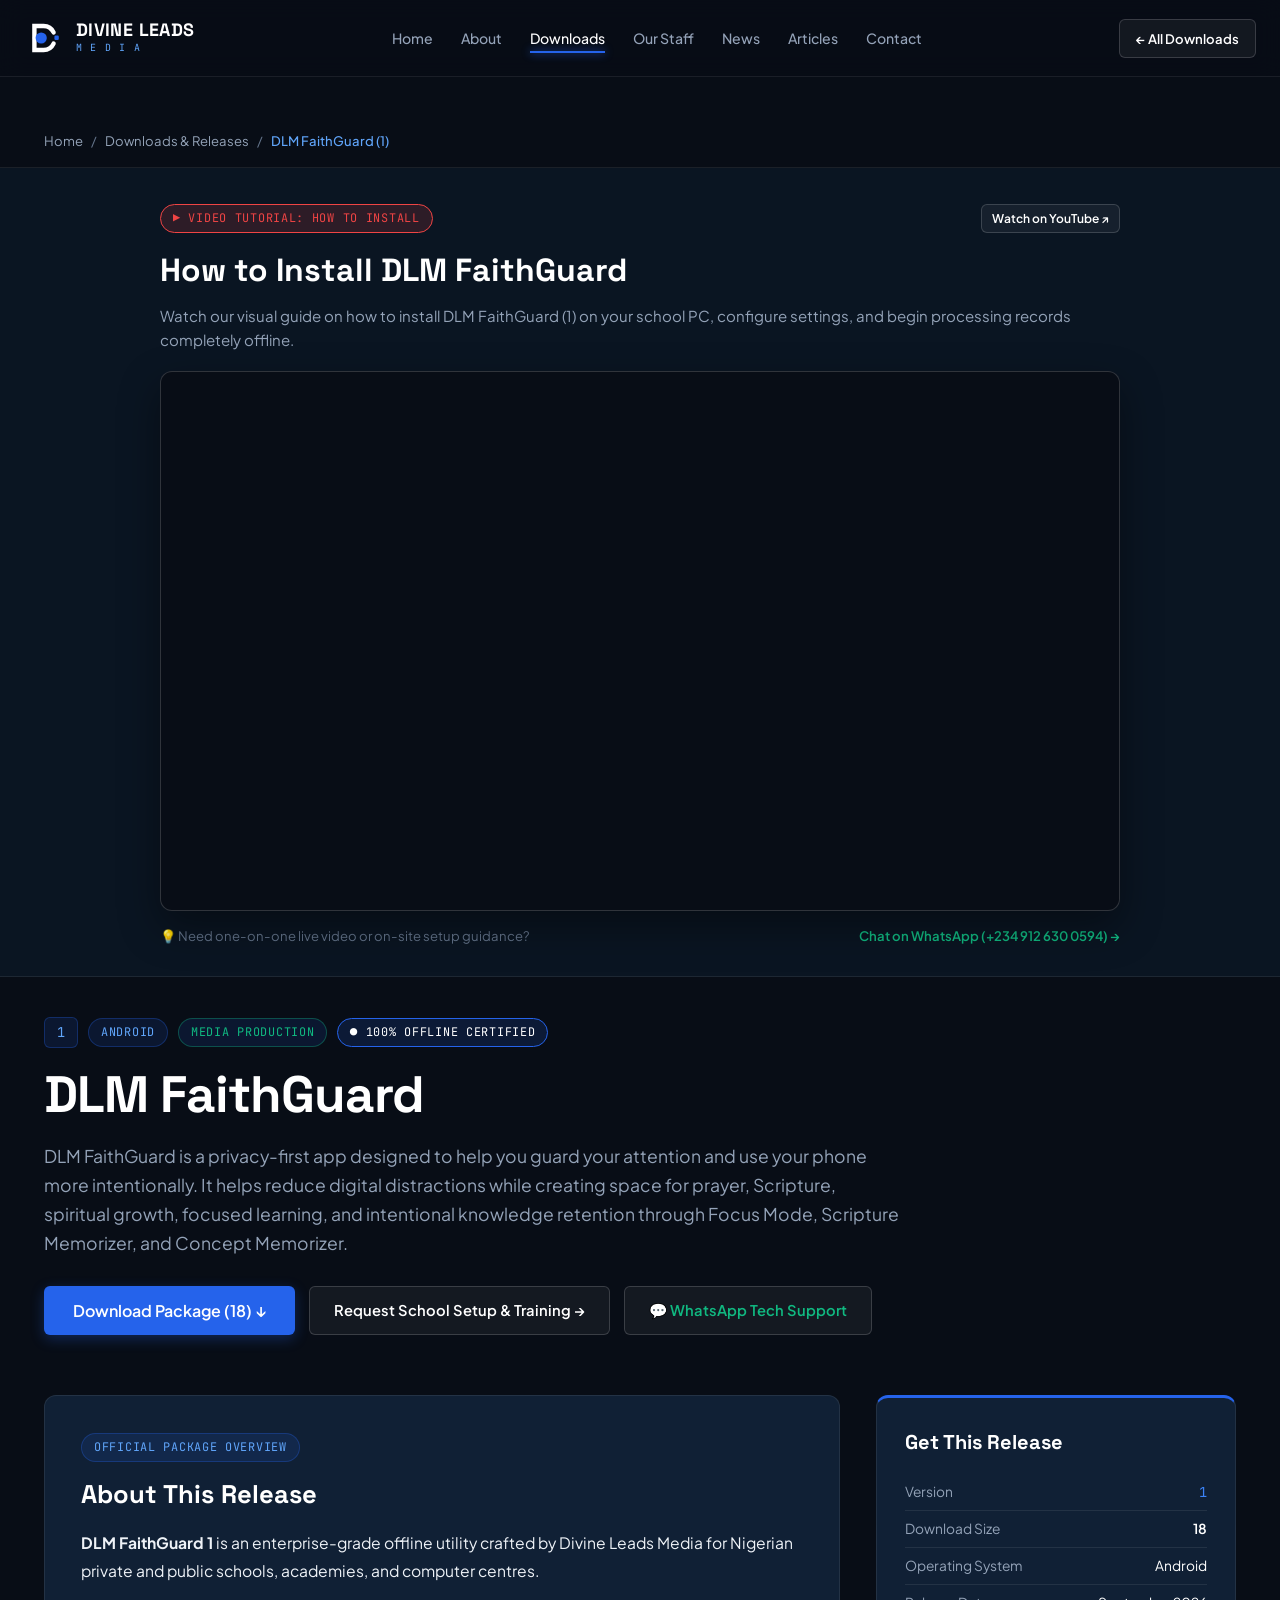
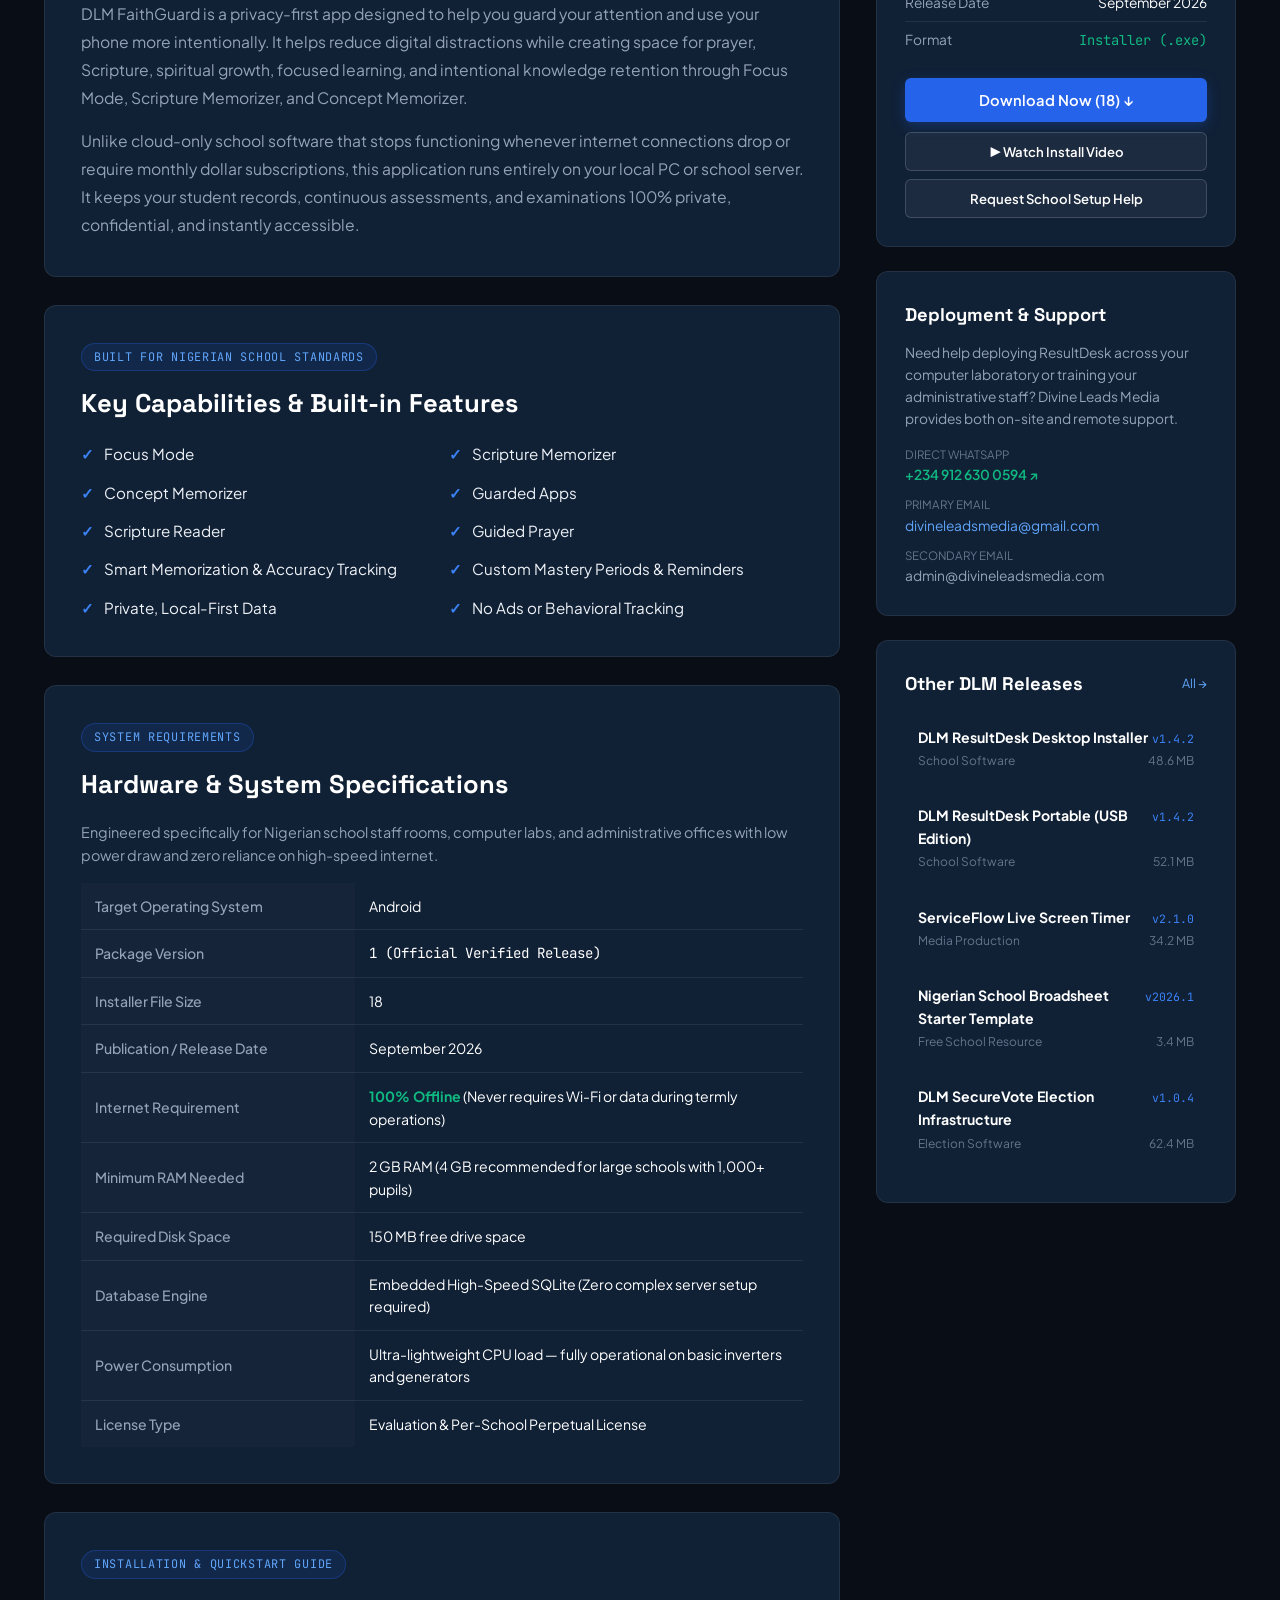
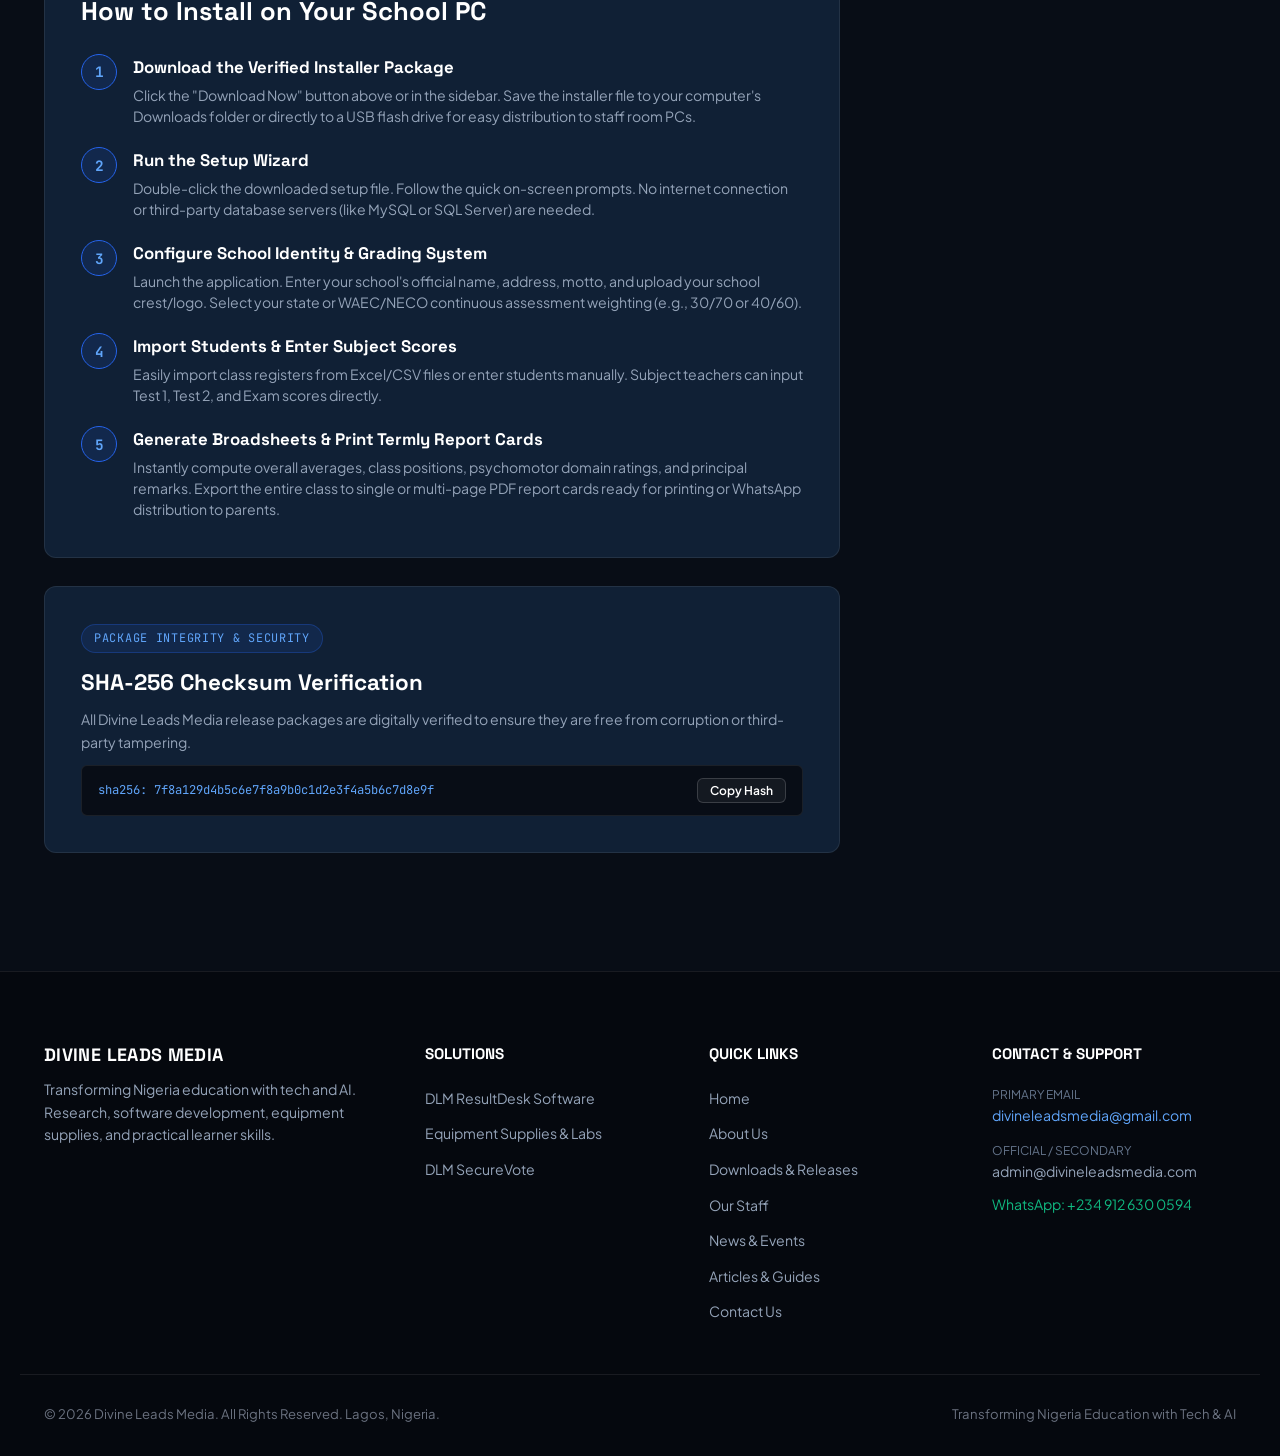
<file: release.html>
<!DOCTYPE html>
<html lang="en">

<head>
  <meta charset="UTF-8">
  <meta name="viewport" content="width=device-width, initial-scale=1.0">
  <title>Software Release Details — Divine Leads Media</title>
  <meta name="description"
    content="Official software release specifications, offline installer downloads, system requirements, and step-by-step setup guides from Divine Leads Media.">
  <link rel="icon"
    href="data:image/svg+xml,%3Csvg xmlns='http://www.w3.org/2000/svg' viewBox='0 0 100 100'%3E%3Cpath d='M26,48 V20 H48 A28,28 0 0 1 74,36' fill='none' stroke='%230D1B2A' stroke-width='11' stroke-linecap='round'/%3E%3Cpath d='M26,52 V80 H48 A28,28 0 0 0 74,64' fill='none' stroke='%230D1B2A' stroke-width='11' stroke-linecap='round'/%3E%3Ccircle cx='43' cy='50' r='14' fill='%232563EB'/%3E%3Crect x='76' y='44' width='11' height='11' rx='3' fill='%232563EB'/%3E%3C/svg%3E">
  <link rel="stylesheet" href="assets/css/style.css">
</head>

<body>

  <!-- Header -->
  <header class="site-header">
    <div class="container-wide nav-container">
      <a href="index.html" class="brand-logo">
        <svg class="brand-icon" viewBox="0 0 100 100" xmlns="http://www.w3.org/2000/svg">
          <path d="M26,48 V20 H48 A28,28 0 0 1 74,36" fill="none" stroke="#FFFFFF" stroke-width="11"
            stroke-linecap="round" />
          <path d="M26,52 V80 H48 A28,28 0 0 0 74,64" fill="none" stroke="#FFFFFF" stroke-width="11"
            stroke-linecap="round" />
          <circle cx="43" cy="50" r="14" fill="#2563EB" />
          <rect x="76" y="44" width="11" height="11" rx="3" fill="#2563EB" />
        </svg>
        <div class="brand-text">
          <span class="brand-title">DIVINE LEADS</span>
          <span class="brand-subtitle">M E D I A</span>
        </div>
      </a>

      <ul class="nav-links">
        <li><a href="index.html">Home</a></li>
        <li><a href="about.html">About</a></li>
        <li><a href="downloads.html" class="active">Downloads</a></li>
        <li><a href="staff.html">Our Staff</a></li>
        <li><a href="news.html">News</a></li>
        <li><a href="articles.html">Articles</a></li>
        <li><a href="contact.html">Contact</a></li>
      </ul>

      <div class="nav-actions">
        <a href="downloads.html" class="btn btn-secondary btn-sm">← All Downloads</a>
        <button class="mobile-toggle" aria-label="Open Navigation">
          <svg width="24" height="24" fill="none" stroke="currentColor" stroke-width="2" viewBox="0 0 24 24">
            <path d="M4 6h16M4 12h16M4 18h16" />
          </svg>
        </button>
      </div>
    </div>
  </header>

  <!-- Mobile Drawer -->
  <div class="mobile-nav-drawer">
    <button class="close-drawer"
      style="align-self: flex-end; background:none; border:none; color:#fff; font-size:2rem; cursor:pointer;"
      aria-label="Close">✕</button>
    <ul class="mobile-links">
      <li><a href="index.html" class="close-drawer">Home</a></li>
      <li><a href="about.html" class="close-drawer">About Us</a></li>
      <li><a href="downloads.html" class="close-drawer active">Downloads &amp; Releases</a></li>
      <li><a href="staff.html" class="close-drawer">Our Staff</a></li>
      <li><a href="news.html" class="close-drawer">News &amp; Events</a></li>
      <li><a href="articles.html" class="close-drawer">Articles &amp; Guides</a></li>
      <li><a href="contact.html" class="close-drawer">Contact Us</a></li>
    </ul>
  </div>

  <!-- Breadcrumb Navigation -->
  <div style="padding-top: 130px; background: var(--dlm-navy-deep); border-bottom: 1px solid var(--border-subtle);">
    <div class="container" style="padding-bottom: 16px;">
      <nav
        style="font-size: 0.82rem; color: var(--text-dim); display: flex; align-items: center; gap: 8px; flex-wrap: wrap;">
        <a href="index.html" style="color: var(--text-muted);">Home</a>
        <span>/</span>
        <a href="downloads.html" style="color: var(--text-muted);">Downloads &amp; Releases</a>
        <span>/</span>
        <span style="color: var(--dlm-blue-soft); font-weight: 500;" id="breadcrumbReleaseName">Loading
          Release...</span>
      </nav>
    </div>
  </div>

  <!-- Video Tutorial: How to Install (Immediately After Breadcrumb Navigation) -->
  <section class="section" id="releaseVideoSection" style="padding-top: 36px; padding-bottom: 30px; background: rgba(13, 27, 42, 0.6); border-bottom: 1px solid var(--border-subtle);">
    <div class="container">
      <div style="max-width: 960px; margin: 0 auto;">
        <div style="display:flex; justify-content:space-between; align-items:center; flex-wrap:wrap; gap:10px; margin-bottom: 12px;">
          <div class="badge" style="background:rgba(239,68,68,0.15); border-color:#EF4444; color:#EF4444;">
            ▶ VIDEO TUTORIAL: HOW TO INSTALL
          </div>
          <a href="#" id="linkOpenYouTubeDirect" target="_blank" class="btn btn-secondary btn-sm"
            style="font-size:0.75rem; padding:4px 10px;">
            Watch on YouTube ↗
          </a>
        </div>

        <h2 style="font-family: var(--font-display); font-size: clamp(1.4rem, 2.8vw, 2rem); color: #fff; margin-bottom: 8px;"
          id="videoSectionTitle">
          Installation Video Walkthrough
        </h2>
        <p style="color: var(--text-muted); font-size: 0.94rem; margin-bottom: 18px; line-height: 1.6;" id="videoSectionDesc">
          Follow along with our visual tutorial showing how to install this software release on your school computer, configure settings, and get started without internet.
        </p>

        <div class="video-embed-wrapper" id="videoEmbedWrapper">
          <iframe id="releaseVideoIframe" class="video-embed-iframe" src="" title="How to Install Video Tutorial"
            allow="accelerometer; autoplay; clipboard-write; encrypted-media; gyroscope; picture-in-picture; web-share"
            allowfullscreen>
          </iframe>
        </div>

        <div
          style="margin-top: 14px; display:flex; justify-content:space-between; align-items:center; flex-wrap:wrap; gap:10px; font-size:0.82rem; color:var(--text-dim);">
          <span>💡 Need one-on-one live video or on-site setup guidance?</span>
          <a href="https://wa.me/2349126300594" target="_blank"
            style="color:var(--accent-green); font-weight:600;">Chat on WhatsApp (+234 912 630 0594) →</a>
        </div>
      </div>
    </div>
  </section>

  <!-- Hero Header -->
  <section class="section" style="padding-top: 40px; padding-bottom: 50px;">
    <div class="container">
      <div style="display: flex; gap: 10px; margin-bottom: 16px; flex-wrap: wrap; align-items: center;">
        <span class="version-badge font-mono" id="heroReleaseVersion"
          style="font-size: 0.85rem; padding: 4px 12px;">v3.0.0</span>
        <span class="badge" id="heroReleasePlatform">Windows 10 / 11</span>
        <span class="badge" style="color: var(--accent-green); border-color: rgba(16, 185, 129, 0.35);"
          id="heroReleaseTag">School Software</span>
        <span class="badge" style="background: rgba(37, 99, 235, 0.15); color: #fff; border-color: var(--dlm-blue);">●
          100% Offline Certified</span>
      </div>

      <h1 class="hero-headline"
        style="font-size: clamp(2rem, 4vw, 3.4rem); margin-top: 8px; margin-bottom: 16px; line-height: 1.2;"
        id="heroReleaseTitle">
        Loading Software Release...
      </h1>

      <p class="hero-subhead"
        style="max-width: 860px; margin-bottom: 28px; font-size: 1.1rem; color: var(--text-muted);"
        id="heroReleaseDescription">
        Please wait while we retrieve the verified package details from the DLM software registry.
      </p>

      <!-- Quick Action Buttons -->
      <div style="display: flex; gap: 14px; flex-wrap: wrap; align-items: center;">
        <button class="btn btn-primary" id="btnHeroDownload" style="padding: 13px 28px; font-size: 1rem;">
          Download Installer Now ↓
        </button>
        <a href="contact.html?interest=resultdesk" class="btn btn-secondary" id="btnHeroSetupHelp">
          Request School Setup &amp; Training →
        </a>
        <a href="https://wa.me/2349126300594" target="_blank" class="btn btn-secondary"
          style="color: var(--accent-green);">
          💬 WhatsApp Tech Support
        </a>
      </div>
    </div>
  </section>

  <!-- Detailed Release Content & Sidebar Grid -->
  <section class="section" style="padding-top: 10px; padding-bottom: 90px;">
    <div class="container">
      <div class="release-page-grid">

        <!-- Left Main Column -->
        <div>
          <!-- 1. Release Overview -->
          <div class="release-main-card">
            <div class="badge" style="margin-bottom: 12px;">OFFICIAL PACKAGE OVERVIEW</div>
            <h2 style="font-family: var(--font-display); font-size: 1.6rem; color: #fff; margin-bottom: 14px;">
              About This Release
            </h2>
            <div style="color: var(--text-primary); line-height: 1.8; font-size: 0.98rem;" id="releaseDetailedOverview">
              <!-- Injected dynamically -->
            </div>
          </div>

          <!-- 2. Core Features & Capabilities -->
          <div class="release-main-card">
            <div class="badge" style="margin-bottom: 12px;">BUILT FOR NIGERIAN SCHOOL STANDARDS</div>
            <h2 style="font-family: var(--font-display); font-size: 1.6rem; color: #fff; margin-bottom: 18px;">
              Key Capabilities &amp; Built-in Features
            </h2>
            <div id="releaseFeaturesContainer">
              <!-- Feature list injected dynamically -->
            </div>
          </div>

          <!-- 3. Technical Specifications & Requirements -->
          <div class="release-main-card">
            <div class="badge" style="margin-bottom: 12px;">SYSTEM REQUIREMENTS</div>
            <h2 style="font-family: var(--font-display); font-size: 1.6rem; color: #fff; margin-bottom: 16px;">
              Hardware &amp; System Specifications
            </h2>
            <p style="color: var(--text-muted); font-size: 0.9rem; margin-bottom: 16px;">
              Engineered specifically for Nigerian school staff rooms, computer labs, and administrative offices with
              low power draw and zero reliance on high-speed internet.
            </p>

            <table class="specs-table">
              <tbody>
                <tr>
                  <th>Target Operating System</th>
                  <td id="specPlatform">Windows 7 SP1, 8.1, 10, 11 (32-bit &amp; 64-bit)</td>
                </tr>
                <tr>
                  <th>Package Version</th>
                  <td class="font-mono text-blue" id="specVersion">v3.4.1 Official</td>
                </tr>
                <tr>
                  <th>Installer File Size</th>
                  <td id="specSize">68.4 MB</td>
                </tr>
                <tr>
                  <th>Publication / Release Date</th>
                  <td id="specDate">September 2026</td>
                </tr>
                <tr>
                  <th>Internet Requirement</th>
                  <td><strong style="color: var(--accent-green);">100% Offline</strong> (Never requires Wi-Fi or data
                    during termly operations)</td>
                </tr>
                <tr>
                  <th>Minimum RAM Needed</th>
                  <td>2 GB RAM (4 GB recommended for large schools with 1,000+ pupils)</td>
                </tr>
                <tr>
                  <th>Required Disk Space</th>
                  <td>150 MB free drive space</td>
                </tr>
                <tr>
                  <th>Database Engine</th>
                  <td>Embedded High-Speed SQLite (Zero complex server setup required)</td>
                </tr>
                <tr>
                  <th>Power Consumption</th>
                  <td>Ultra-lightweight CPU load — fully operational on basic inverters and generators</td>
                </tr>
                <tr>
                  <th>License Type</th>
                  <td>Evaluation &amp; Per-School Perpetual License</td>
                </tr>
              </tbody>
            </table>
          </div>


          <!-- 4. Step-by-Step Installation Guide -->
          <div class="release-main-card">
            <div class="badge" style="margin-bottom: 12px;">INSTALLATION &amp; QUICKSTART GUIDE</div>
            <h2 style="font-family: var(--font-display); font-size: 1.6rem; color: #fff; margin-bottom: 22px;">
              How to Install on Your School PC
            </h2>

            <div class="guide-step-card">
              <div class="guide-step-num">1</div>
              <div class="guide-step-content">
                <h4>Download the Verified Installer Package</h4>
                <p>Click the "Download Now" button above or in the sidebar. Save the installer file to your computer's
                  Downloads folder or directly to a USB flash drive for easy distribution to staff room PCs.</p>
              </div>
            </div>

            <div class="guide-step-card">
              <div class="guide-step-num">2</div>
              <div class="guide-step-content">
                <h4>Run the Setup Wizard</h4>
                <p>Double-click the downloaded setup file. Follow the quick on-screen prompts. No internet connection or
                  third-party database servers (like MySQL or SQL Server) are needed.</p>
              </div>
            </div>

            <div class="guide-step-card">
              <div class="guide-step-num">3</div>
              <div class="guide-step-content">
                <h4>Configure School Identity &amp; Grading System</h4>
                <p>Launch the application. Enter your school's official name, address, motto, and upload your school
                  crest/logo. Select your state or WAEC/NECO continuous assessment weighting (e.g., 30/70 or 40/60).</p>
              </div>
            </div>

            <div class="guide-step-card">
              <div class="guide-step-num">4</div>
              <div class="guide-step-content">
                <h4>Import Students &amp; Enter Subject Scores</h4>
                <p>Easily import class registers from Excel/CSV files or enter students manually. Subject teachers can
                  input Test 1, Test 2, and Exam scores directly.</p>
              </div>
            </div>

            <div class="guide-step-card" style="margin-bottom: 0;">
              <div class="guide-step-num">5</div>
              <div class="guide-step-content">
                <h4>Generate Broadsheets &amp; Print Termly Report Cards</h4>
                <p>Instantly compute overall averages, class positions, psychomotor domain ratings, and principal
                  remarks. Export the entire class to single or multi-page PDF report cards ready for printing or
                  WhatsApp distribution to parents.</p>
              </div>
            </div>
          </div>

          <!-- 5. Package Integrity & Security Checksum -->
          <div class="release-main-card">
            <div class="badge" style="margin-bottom: 12px;">PACKAGE INTEGRITY &amp; SECURITY</div>
            <h2 style="font-family: var(--font-display); font-size: 1.4rem; color: #fff; margin-bottom: 8px;">
              SHA-256 Checksum Verification
            </h2>
            <p style="color: var(--text-muted); font-size: 0.88rem; margin-bottom: 12px;">
              All Divine Leads Media release packages are digitally verified to ensure they are free from corruption or
              third-party tampering.
            </p>

            <div class="checksum-box">
              <span class="checksum-text" id="releaseChecksumDisplay">sha256:
                7f8a129d4b5c6e7f8a9b0c1d2e3f4a5b6c7d8e9f</span>
              <button type="button" class="btn btn-secondary btn-sm" id="btnCopyChecksum"
                style="padding: 4px 12px; font-size: 0.75rem; white-space: nowrap;">
                Copy Hash
              </button>
            </div>
          </div>
        </div>

        <!-- Right Sidebar Column -->
        <aside>
          <!-- 1. Download Action Card -->
          <div class="release-sidebar-card" style="border-top: 3px solid var(--dlm-blue);">
            <h3 style="font-family: var(--font-display); font-size: 1.25rem; color: #fff; margin-bottom: 16px;">
              Get This Release
            </h3>

            <div style="margin-bottom: 20px;">
              <div
                style="display: flex; justify-content: space-between; font-size: 0.86rem; padding: 7px 0; border-bottom: 1px solid var(--border-subtle);">
                <span style="color: var(--text-muted);">Version</span>
                <span class="font-mono text-blue" id="sidebarVersion">v3.4.1</span>
              </div>
              <div
                style="display: flex; justify-content: space-between; font-size: 0.86rem; padding: 7px 0; border-bottom: 1px solid var(--border-subtle);">
                <span style="color: var(--text-muted);">Download Size</span>
                <span style="color: #fff; font-weight: 600;" id="sidebarSize">68.4 MB</span>
              </div>
              <div
                style="display: flex; justify-content: space-between; font-size: 0.86rem; padding: 7px 0; border-bottom: 1px solid var(--border-subtle);">
                <span style="color: var(--text-muted);">Operating System</span>
                <span style="color: #fff;" id="sidebarPlatform">Windows</span>
              </div>
              <div
                style="display: flex; justify-content: space-between; font-size: 0.86rem; padding: 7px 0; border-bottom: 1px solid var(--border-subtle);">
                <span style="color: var(--text-muted);">Release Date</span>
                <span style="color: #fff;" id="sidebarDate">Sept 2026</span>
              </div>
              <div style="display: flex; justify-content: space-between; font-size: 0.86rem; padding: 7px 0;">
                <span style="color: var(--text-muted);">Format</span>
                <span class="font-mono" style="color: var(--accent-green);">Installer (.exe)</span>
              </div>
            </div>

            <button class="btn btn-primary" id="btnSidebarDownload"
              style="width: 100%; justify-content: center; margin-bottom: 10px; padding: 12px;">
              Download Installer ↓
            </button>

            <a href="#releaseVideoSection" class="btn btn-secondary btn-sm"
              style="width: 100%; justify-content: center; margin-bottom: 8px;">
              ▶ Watch Install Video
            </a>

            <a href="contact.html?interest=resultdesk" class="btn btn-secondary btn-sm"
              style="width: 100%; justify-content: center;" id="btnSidebarSetup">
              Request School Setup Help
            </a>
          </div>

          <!-- 2. Technical Support Card -->
          <div class="release-sidebar-card">
            <h3 style="font-family: var(--font-display); font-size: 1.15rem; color: #fff; margin-bottom: 12px;">
              Deployment &amp; Support
            </h3>
            <p style="color: var(--text-muted); font-size: 0.86rem; line-height: 1.6; margin-bottom: 16px;">
              Need help deploying ResultDesk across your computer laboratory or training your administrative staff?
              Divine Leads Media provides both on-site and remote support.
            </p>

            <ul style="list-style: none; font-size: 0.86rem; display: flex; flex-direction: column; gap: 10px;">
              <li>
                <span style="color: var(--text-dim); display: block; font-size: 0.72rem;">DIRECT WHATSAPP</span>
                <a href="https://wa.me/2349126300594" target="_blank"
                  style="color: var(--accent-green); font-weight: 600;">
                  +234 912 630 0594 ↗
                </a>
              </li>
              <li>
                <span style="color: var(--text-dim); display: block; font-size: 0.72rem;">PRIMARY EMAIL</span>
                <a href="mailto:divineleadsmedia@gmail.com" style="color: var(--dlm-blue-soft);">
                  divineleadsmedia@gmail.com
                </a>
              </li>
              <li>
                <span style="color: var(--text-dim); display: block; font-size: 0.72rem;">SECONDARY EMAIL</span>
                <a href="mailto:admin@divineleadsmedia.com" style="color: var(--text-muted);">
                  admin@divineleadsmedia.com
                </a>
              </li>
            </ul>
          </div>

          <!-- 3. Other DLM Releases List -->
          <div class="release-sidebar-card">
            <div style="display: flex; justify-content: space-between; align-items: center; margin-bottom: 14px;">
              <h3 style="font-family: var(--font-display); font-size: 1.15rem; color: #fff; margin: 0;">
                Other DLM Releases
              </h3>
              <a href="downloads.html" style="font-size: 0.78rem; color: var(--dlm-blue-soft);">All →</a>
            </div>

            <div id="otherReleasesListContainer">
              <!-- Populated dynamically -->
            </div>
          </div>
        </aside>

      </div>
    </div>
  </section>

  <!-- Footer -->
  <footer class="site-footer">
    <div class="container footer-grid">
      <div class="footer-col">
        <span class="brand-title">DIVINE LEADS MEDIA</span>
        <p style="font-size: 0.88rem; color: var(--text-muted); line-height: 1.6; margin-top: 10px;">
          Transforming Nigeria education with tech and AI. Research, software development, equipment supplies, and
          practical learner skills.
        </p>
      </div>
      <div class="footer-col">
        <h5>Solutions</h5>
        <ul>
          <li><a href="downloads.html">DLM ResultDesk Software</a></li>
          <li><a href="index.html#equipment">Equipment Supplies &amp; Labs</a></li>
          <li><a href="downloads.html#download-securevote">DLM SecureVote</a></li>
        </ul>
      </div>
      <div class="footer-col">
        <h5>Quick Links</h5>
        <ul>
          <li><a href="index.html">Home</a></li>
          <li><a href="about.html">About Us</a></li>
          <li><a href="downloads.html">Downloads &amp; Releases</a></li>
          <li><a href="staff.html">Our Staff</a></li>
          <li><a href="news.html">News &amp; Events</a></li>
          <li><a href="articles.html">Articles &amp; Guides</a></li>
          <li><a href="contact.html">Contact Us</a></li>
        </ul>
      </div>
      <div class="footer-col">
        <h5>Contact &amp; Support</h5>
        <ul style="font-size:0.86rem;">
          <li><span style="color:var(--text-dim); display:block; font-size:0.75rem;">PRIMARY EMAIL</span><a
              href="mailto:divineleadsmedia@gmail.com"
              style="color:var(--dlm-blue-soft);">divineleadsmedia@gmail.com</a></li>
          <li><span style="color:var(--text-dim); display:block; font-size:0.75rem; margin-top:4px;">OFFICIAL /
              SECONDARY</span><a href="mailto:admin@divineleadsmedia.com">admin@divineleadsmedia.com</a></li>
          <li><a href="https://wa.me/2349126300594" target="_blank" style="color:var(--accent-green);">WhatsApp: +234
              912 630 0594</a></li>
        </ul>
      </div>
    </div>
    <div class="container footer-bottom">
      <div>© 2026 Divine Leads Media. All Rights Reserved. Lagos, Nigeria.</div>
      <div>Transforming Nigeria Education with Tech &amp; AI</div>
    </div>
  </footer>

  <!-- Scripts -->
  <script src="assets/js/db.js"></script>
  <script src="assets/js/main.js"></script>
  <script>
    document.addEventListener('DOMContentLoaded', () => {
      function getActiveReleaseId() {
        const urlParams = new URLSearchParams(window.location.search);
        return urlParams.get('id');
      }

      function getYouTubeEmbedUrl(url) {
        if (!url || typeof url !== 'string') return null;
        const trimmed = url.trim();
        if (!trimmed) return null;

        // If already an embed URL
        if (trimmed.includes('youtube.com/embed/') || trimmed.includes('youtube-nocookie.com/embed/')) {
          return trimmed;
        }

        // Pattern: youtu.be/VIDEO_ID
        const shortMatch = trimmed.match(/youtu\.be\/([a-zA-Z0-9_-]{11})/);
        if (shortMatch && shortMatch[1]) {
          return `https://www.youtube-nocookie.com/embed/${shortMatch[1]}`;
        }

        // Pattern: youtube.com/watch?v=VIDEO_ID
        const watchMatch = trimmed.match(/[?&]v=([a-zA-Z0-9_-]{11})/);
        if (watchMatch && watchMatch[1]) {
          return `https://www.youtube-nocookie.com/embed/${watchMatch[1]}`;
        }

        // Pattern: embed, v, shorts, live
        const pathMatch = trimmed.match(/(?:embed|v|shorts|live)\/([a-zA-Z0-9_-]{11})/);
        if (pathMatch && pathMatch[1]) {
          return `https://www.youtube-nocookie.com/embed/${pathMatch[1]}`;
        }

        // Pattern: bare 11-char ID
        if (/^[a-zA-Z0-9_-]{11}$/.test(trimmed)) {
          return `https://www.youtube-nocookie.com/embed/${trimmed}`;
        }

        return null;
      }

      function renderReleaseDetails() {
        if (!window.DLM_DB) return;
        const allDownloads = window.DLM_DB.getDownloads();
        if (!allDownloads || allDownloads.length === 0) {
          window.location.href = 'downloads.html';
          return;
        }

        const requestedId = getActiveReleaseId();
        let release = allDownloads.find(d => d.id === requestedId);

        // Fallback to first download if ID not found or not provided
        if (!release) {
          release = allDownloads[0];
        }

        // Update Page Title
        document.title = `${release.name} (${release.version}) — Official Release | Divine Leads Media`;

        // Breadcrumbs & Hero
        document.getElementById('breadcrumbReleaseName').textContent = `${release.name} (${release.version})`;
        document.getElementById('heroReleaseVersion').textContent = release.version;
        document.getElementById('heroReleasePlatform').textContent = release.platform;
        document.getElementById('heroReleaseTag').textContent = release.tag;
        document.getElementById('heroReleaseTitle').textContent = release.name;
        document.getElementById('heroReleaseDescription').textContent = release.description;

        // Action links
        const downloadAction = () => {
          window.triggerDownload('https://pub-fb6cb899acd34b42ad2681c9595b1853.r2.dev/dlm-faithguard.apk', 'DLM FaithGuard');
        };

        const btnHeroDownload = document.getElementById('btnHeroDownload');
        if (btnHeroDownload) {
          btnHeroDownload.textContent = `Download Package (${release.size}) ↓`;
          btnHeroDownload.onclick = downloadAction;
        }

        const btnSidebarDownload = document.getElementById('btnSidebarDownload');
        if (btnSidebarDownload) {
          btnSidebarDownload.textContent = `Download Now (${release.size}) ↓`;
          btnSidebarDownload.onclick = downloadAction;
        }

        const setupUrl = `contact.html?interest=${encodeURIComponent(release.name)}`;
        document.getElementById('btnHeroSetupHelp')?.setAttribute('href', setupUrl);
        document.getElementById('btnSidebarSetup')?.setAttribute('href', setupUrl);

        // Detailed Overview
        const overviewEl = document.getElementById('releaseDetailedOverview');
        if (overviewEl) {
          overviewEl.innerHTML = `
            <p style="margin-bottom: 14px;">
              <strong>${release.name} ${release.version}</strong> is an enterprise-grade offline utility crafted by Divine Leads Media for Nigerian private and public schools, academies, and computer centres.
            </p>
            <p style="margin-bottom: 14px; color: var(--text-muted);">
              ${release.description}
            </p>
            <p style="color: var(--text-muted);">
              Unlike cloud-only school software that stops functioning whenever internet connections drop or require monthly dollar subscriptions, this application runs entirely on your local PC or school server. It keeps your student records, continuous assessments, and examinations 100% private, confidential, and instantly accessible.
            </p>
          `;
        }

        // Features list
        const featContainer = document.getElementById('releaseFeaturesContainer');
        if (featContainer) {
          if (release.features && release.features.length > 0) {
            featContainer.innerHTML = `
              <ul class="feature-check-list" style="display: grid; grid-template-columns: repeat(auto-fit, minmax(280px, 1fr)); gap: 14px; margin: 0;">
                ${release.features.map(f => `
                  <li style="display: flex; align-items: flex-start; gap: 10px; font-size: 0.95rem;">
                    <span>${f}</span>
                  </li>
                `).join('')}
              </ul>
            `;
          } else {
            featContainer.innerHTML = `
              <ul class="feature-check-list" style="margin: 0;">
                <li>Built-in automated continuous assessment calculations</li>
                <li>Zero ongoing cloud subscriptions or internet connection needed</li>
                <li>Instant PDF broadsheet compilation and individual student report cards</li>
              </ul>
            `;
          }
        }

        // Video Tutorial Embed Setup (How to install)
        const rawVideoUrl = 'https://youtube.com/shorts/7j3AivRtOZ0?feature=share';
        const embedUrl = getYouTubeEmbedUrl(rawVideoUrl) || 'https://www.youtube-nocookie.com/embed/7j3AivRtOZ0';

        const videoIframe = document.getElementById('releaseVideoIframe');
        if (videoIframe) {
          videoIframe.src = embedUrl;
          videoIframe.title = `How to Install ${release.name} — Video Tutorial`;
        }

        const videoTitle = document.getElementById('videoSectionTitle');
        if (videoTitle) {
          videoTitle.textContent = `How to Install ${release.name}`;
        }

        const videoDesc = document.getElementById('videoSectionDesc');
        if (videoDesc) {
          videoDesc.textContent = `Watch our visual guide on how to install ${release.name} (${release.version}) on your school PC, configure settings, and begin processing records completely offline.`;
        }

        const linkOpenDirect = document.getElementById('linkOpenYouTubeDirect');
        if (linkOpenDirect) {
          const directUrl = rawVideoUrl.startsWith('http') ? rawVideoUrl : `https://www.youtube.com/watch?v=${rawVideoUrl}`;
          linkOpenDirect.href = directUrl;
        }

        // Specs Table
        document.getElementById('specPlatform').textContent = release.platform;
        document.getElementById('specVersion').textContent = `${release.version} (Official Verified Release)`;
        document.getElementById('specSize').textContent = release.size;
        document.getElementById('specDate').textContent = release.date;

        // Checksum
        const checksum = release.checksum || 'sha256: 7f8a129d4b5c6e7f8a9b0c1d2e3f4a5b6c7d8e9f';
        const checksumEl = document.getElementById('releaseChecksumDisplay');
        if (checksumEl) checksumEl.textContent = checksum;

        document.getElementById('btnCopyChecksum')?.addEventListener('click', () => {
          navigator.clipboard.writeText(checksum).then(() => {
            window.showToast('SHA-256 Checksum copied to clipboard!', 'success');
          }).catch(() => {
            window.showToast(checksum, 'info');
          });
        });

        // Sidebar stats
        document.getElementById('sidebarVersion').textContent = release.version;
        document.getElementById('sidebarSize').textContent = release.size;
        document.getElementById('sidebarPlatform').textContent = release.platform;
        document.getElementById('sidebarDate').textContent = release.date;

        // Other releases in sidebar
        const otherReleasesContainer = document.getElementById('otherReleasesListContainer');
        if (otherReleasesContainer) {
          const otherReleases = allDownloads.filter(d => d.id !== release.id);
          if (otherReleases.length === 0) {
            otherReleasesContainer.innerHTML = `<p style="font-size:0.8rem; color:var(--text-dim);">No other releases currently registered.</p>`;
          } else {
            otherReleasesContainer.innerHTML = otherReleases.map(other => `
              <a href="release.html?id=${encodeURIComponent(other.id)}" class="sidebar-release-item">
                <div style="display: flex; justify-content: space-between; align-items: baseline; margin-bottom: 3px;">
                  <strong style="color: #fff; font-size: 0.88rem;">${other.name}</strong>
                  <span class="font-mono text-blue" style="font-size: 0.72rem;">${other.version}</span>
                </div>
                <div style="display: flex; justify-content: space-between; font-size: 0.75rem; color: var(--text-dim);">
                  <span>${other.tag}</span>
                  <span>${other.size}</span>
                </div>
              </a>
            `).join('');
          }
        }
      }

      window.triggerDownload = function (url, name) {
        if (url && url !== '#' && !url.startsWith('#')) {
          window.showToast(`Starting download for ${name}...`, 'success');
          const a = document.createElement('a');
          a.href = url;
          a.setAttribute('download', '');
          if (url.startsWith('http')) a.target = '_blank';
          document.body.appendChild(a);
          a.click();
          document.body.removeChild(a);
        } else {
          window.showToast(`The installer package for ${name} will be released soon. Contact us for direct on-site setup on your school PCs.`, 'info');
        }
      };

      renderReleaseDetails();

      window.addEventListener('dlm_db_downloads_changed', () => {
        renderReleaseDetails();
      });
      window.addEventListener('storage', (e) => {
        if (!e.key || e.key.includes('downloads') || e.key.includes('dlm_')) {
          renderReleaseDetails();
        }
      });
    });
  </script>
</body>

</html>
</file>
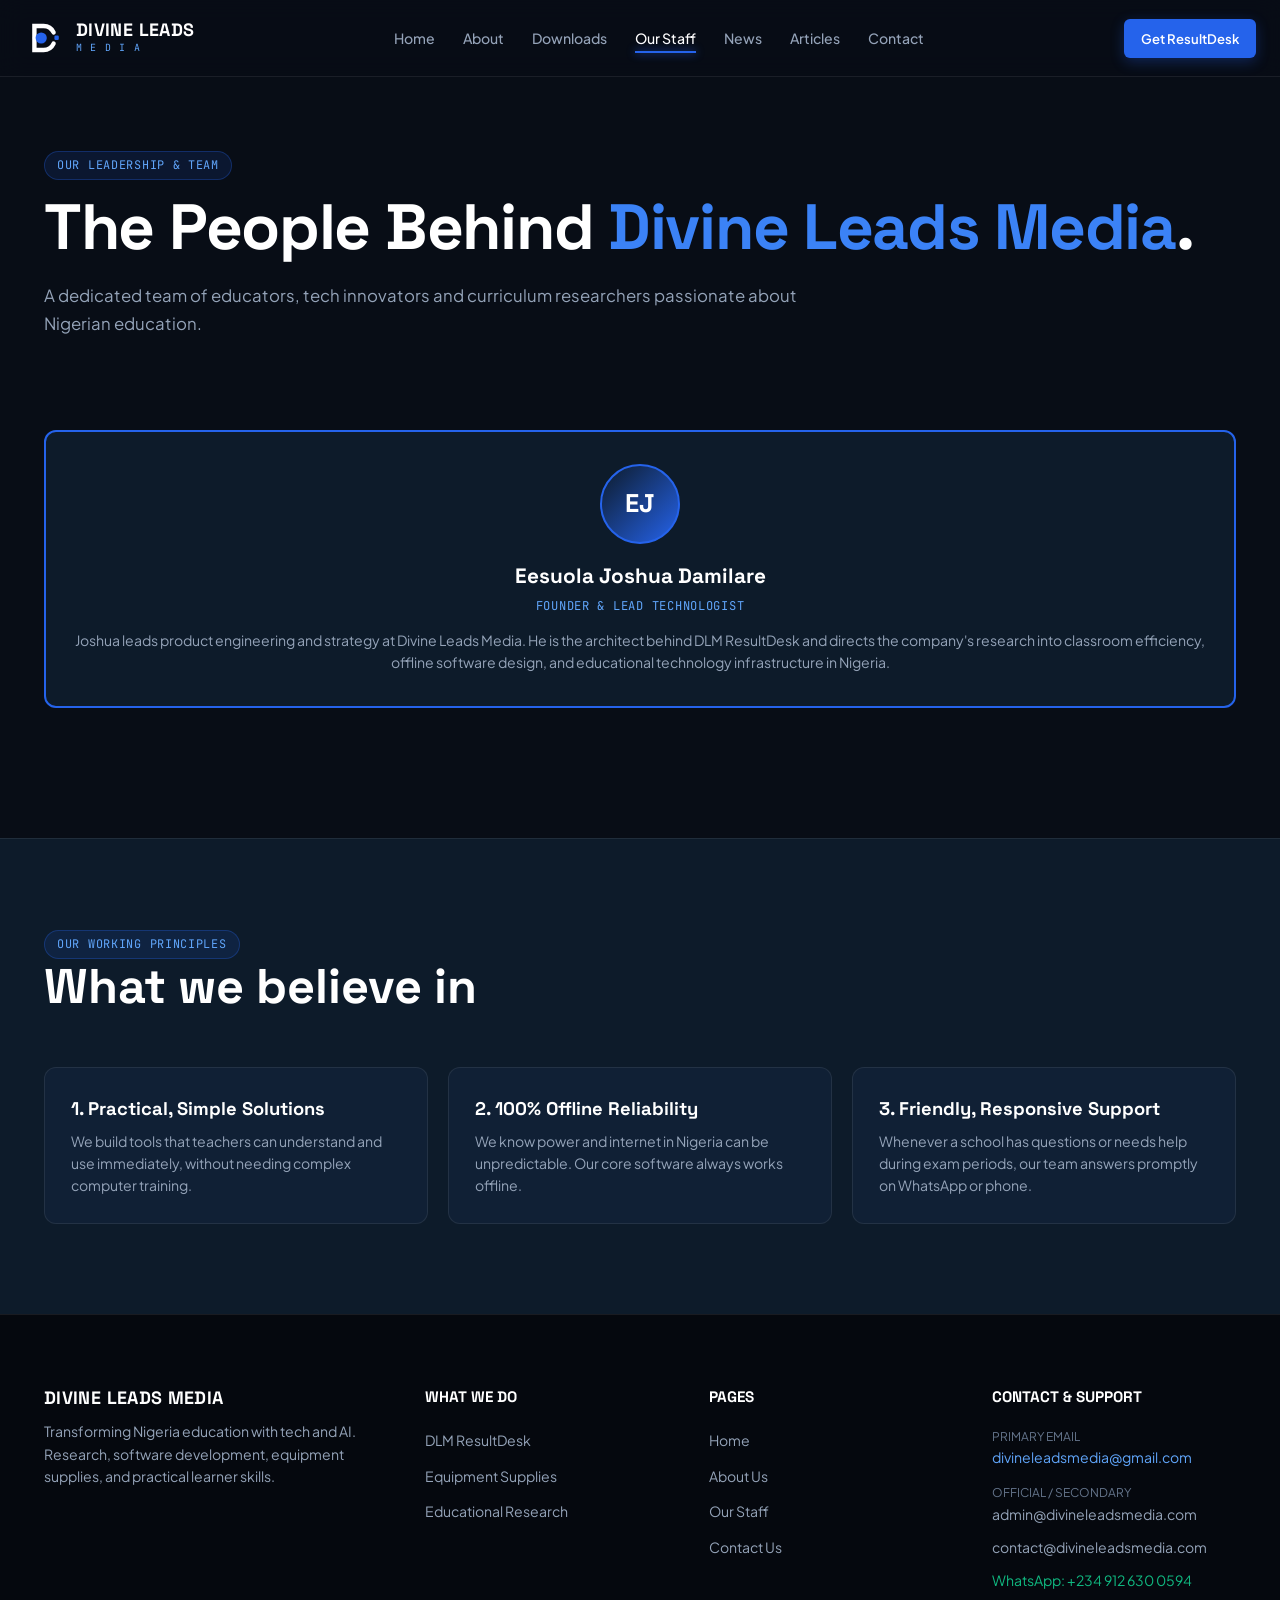
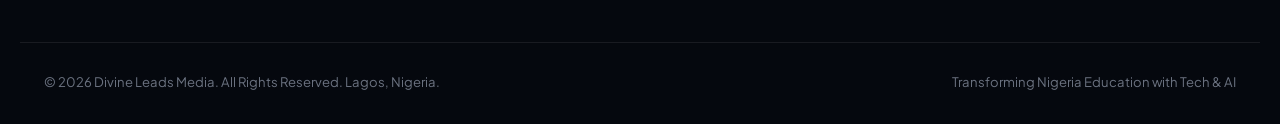
<file: staff.html>
<!DOCTYPE html>
<html lang="en">

<head>
  <meta charset="UTF-8">
  <meta name="viewport" content="width=device-width, initial-scale=1.0">
  <title>Our Staff &amp; Team — Divine Leads Media</title>
  <meta name="description"
    content="Meet the team behind Divine Leads Media: educational researchers, software developers, and computer equipment technicians transforming Nigerian schools.">
  <link rel="icon"
    href="data:image/svg+xml,%3Csvg xmlns='http://www.w3.org/2000/svg' viewBox='0 0 100 100'%3E%3Cpath d='M26,48 V20 H48 A28,28 0 0 1 74,36' fill='none' stroke='%230D1B2A' stroke-width='11' stroke-linecap='round'/%3E%3Cpath d='M26,52 V80 H48 A28,28 0 0 0 74,64' fill='none' stroke='%230D1B2A' stroke-width='11' stroke-linecap='round'/%3E%3Ccircle cx='43' cy='50' r='14' fill='%232563EB'/%3E%3Crect x='76' y='44' width='11' height='11' rx='3' fill='%232563EB'/%3E%3C/svg%3E">
  <link rel="stylesheet" href="assets/css/style.css">
</head>

<body>

  <!-- Header -->
  <header class="site-header">
    <div class="container-wide nav-container">
      <a href="index.html" class="brand-logo">
        <svg class="brand-icon" viewBox="0 0 100 100" xmlns="http://www.w3.org/2000/svg">
          <path d="M26,48 V20 H48 A28,28 0 0 1 74,36" fill="none" stroke="#FFFFFF" stroke-width="11"
            stroke-linecap="round" />
          <path d="M26,52 V80 H48 A28,28 0 0 0 74,64" fill="none" stroke="#FFFFFF" stroke-width="11"
            stroke-linecap="round" />
          <circle cx="43" cy="50" r="14" fill="#2563EB" />
          <rect x="76" y="44" width="11" height="11" rx="3" fill="#2563EB" />
        </svg>
        <div class="brand-text">
          <span class="brand-title">DIVINE LEADS</span>
          <span class="brand-subtitle">M E D I A</span>
        </div>
      </a>

      <ul class="nav-links">
        <li><a href="index.html">Home</a></li>
        <li><a href="about.html">About</a></li>
        <li><a href="downloads.html">Downloads</a></li>
        <li><a href="staff.html" class="active">Our Staff</a></li>
        <li><a href="news.html">News</a></li>
        <li><a href="articles.html">Articles</a></li>
        <li><a href="contact.html">Contact</a></li>
      </ul>

      <div class="nav-actions">
        <a href="downloads.html" class="btn btn-primary btn-sm">Get ResultDesk</a>
        <button class="mobile-toggle" aria-label="Open Navigation">
          <svg width="24" height="24" fill="none" stroke="currentColor" stroke-width="2" viewBox="0 0 24 24">
            <path d="M4 6h16M4 12h16M4 18h16" />
          </svg>
        </button>
      </div>
    </div>
  </header>

  <!-- Mobile Drawer -->
  <div class="mobile-nav-drawer">
    <button class="close-drawer"
      style="align-self: flex-end; background:none; border:none; color:#fff; font-size:2rem; cursor:pointer;"
      aria-label="Close">✕</button>
    <ul class="mobile-links">
      <li><a href="index.html" class="close-drawer">Home</a></li>
      <li><a href="about.html" class="close-drawer">About Us</a></li>
      <li><a href="downloads.html" class="close-drawer">Downloads &amp; Releases</a></li>
      <li><a href="staff.html" class="close-drawer active">Our Staff</a></li>
      <li><a href="news.html" class="close-drawer">News &amp; Events</a></li>
      <li><a href="articles.html" class="close-drawer">Articles &amp; Guides</a></li>
      <li><a href="contact.html" class="close-drawer">Contact Us</a></li>
    </ul>
  </div>

  <!-- Hero Header -->
  <section class="section" style="padding-top: 150px; padding-bottom: 40px;">
    <div class="container">
      <div class="badge">OUR LEADERSHIP &amp; TEAM</div>
      <h1 class="hero-headline" style="font-size: clamp(2.4rem, 5vw, 4.2rem); margin-top: 12px;">
        The People Behind <span class="highlight">Divine Leads Media</span>.
      </h1>
      <p class="hero-subhead" style="max-width: 780px;">
        A dedicated team of educators, tech innovators and curriculum researchers passionate about Nigerian education.
      </p>
    </div>
  </section>

  <!-- Staff Profiles -->
  <section class="section" style="padding-top: 20px;">
    <div class="container">
      <div class="staff-grid">

        <!-- Founder Profile -->
        <div class="staff-card" style="border: 2px solid var(--dlm-blue); background: var(--dlm-navy);">
          <div class="staff-avatar">EJ</div>
          <h3 class="staff-name">Eesuola Joshua Damilare</h3>
          <div class="staff-role font-mono">Founder &amp; Lead Technologist</div>
          <p class="staff-bio">
            Joshua leads product engineering and strategy at Divine Leads Media. He is the architect behind DLM
            ResultDesk and directs the company's research into classroom efficiency, offline software design, and
            educational technology infrastructure in Nigeria.
          </p>
        </div>


      </div>
    </div>
  </section>

  <!-- How We Work -->
  <section class="section"
    style="background: var(--dlm-navy); border-top: 1px solid var(--border-subtle); margin-top: 40px;">
    <div class="container">
      <div class="section-head">
        <div class="badge">OUR WORKING PRINCIPLES</div>
        <h2 class="section-title">What we believe in</h2>
      </div>

      <div class="equipment-grid">
        <div class="equipment-card">
          <h4>1. Practical, Simple Solutions</h4>
          <p>We build tools that teachers can understand and use immediately, without needing complex computer training.
          </p>
        </div>
        <div class="equipment-card">
          <h4>2. 100% Offline Reliability</h4>
          <p>We know power and internet in Nigeria can be unpredictable. Our core software always works offline.</p>
        </div>
        <div class="equipment-card">
          <h4>3. Friendly, Responsive Support</h4>
          <p>Whenever a school has questions or needs help during exam periods, our team answers promptly on WhatsApp or
            phone.</p>
        </div>
      </div>
    </div>
  </section>

  <!-- Footer -->
  <footer class="site-footer">
    <div class="container footer-grid">
      <div class="footer-col">
        <span class="brand-title">DIVINE LEADS MEDIA</span>
        <p style="font-size: 0.88rem; color: var(--text-muted); line-height: 1.6; margin-top: 10px;">
          Transforming Nigeria education with tech and AI. Research, software development, equipment supplies, and
          practical learner skills.
        </p>
      </div>
      <div class="footer-col">
        <h5>What We Do</h5>
        <ul>
          <li><a href="downloads.html">DLM ResultDesk</a></li>
          <li><a href="index.html#equipment">Equipment Supplies</a></li>
          <li><a href="about.html">Educational Research</a></li>
        </ul>
      </div>
      <div class="footer-col">
        <h5>Pages</h5>
        <ul>
          <li><a href="index.html">Home</a></li>
          <li><a href="about.html">About Us</a></li>
          <li><a href="staff.html">Our Staff</a></li>
          <li><a href="contact.html">Contact Us</a></li>
        </ul>
      </div>
      <div class="footer-col">
        <h5>Contact &amp; Support</h5>
        <ul style="font-size:0.86rem;">
          <li><span style="color:var(--text-dim); display:block; font-size:0.75rem;">PRIMARY EMAIL</span><a
              href="mailto:divineleadsmedia@gmail.com"
              style="color:var(--dlm-blue-soft);">divineleadsmedia@gmail.com</a></li>
          <li><span style="color:var(--text-dim); display:block; font-size:0.75rem; margin-top:4px;">OFFICIAL /
              SECONDARY</span><a href="mailto:admin@divineleadsmedia.com">admin@divineleadsmedia.com</a></li>
          <li><a href="mailto:contact@divineleadsmedia.com">contact@divineleadsmedia.com</a></li>
          <li><a href="https://wa.me/2349126300594" target="_blank" style="color:var(--accent-green);">WhatsApp: +234
              912 630 0594</a></li>
        </ul>
      </div>
    </div>
    <div class="container footer-bottom">
      <div>© 2026 Divine Leads Media. All Rights Reserved. Lagos, Nigeria.</div>
      <div>Transforming Nigeria Education with Tech &amp; AI</div>
    </div>
  </footer>

  <script src="assets/js/db.js"></script>
  <script src="assets/js/main.js"></script>
</body>

</html>
</file>
<file: assets/css/style.css>
/* ===================================================================
   DIVINE LEADS MEDIA — OFFICIAL BRAND DESIGN SYSTEM
   Brand Palette:
     - Dark Navy: #0D1B2A
     - DLM Blue:  #2563EB
     - Slate:     #6B7280
     - Base Dark: #080D16
     - Light Bg:  #F8FAFC
   =================================================================== */

@import url('https://fonts.googleapis.com/css2?family=Plus+Jakarta+Sans:wght@300;400;500;600;700;800&family=Space+Grotesk:wght@500;600;700&family=JetBrains+Mono:wght@400;500;600&display=swap');

:root {
  /* Official Brand Colors */
  --dlm-navy: #0D1B2A;
  --dlm-navy-deep: #080D16;
  --dlm-navy-surface: #102035;
  --dlm-navy-card: #13263E;
  --dlm-navy-card-hover: #18314F;
  
  --dlm-blue: #2563EB;
  --dlm-blue-light: #3B82F6;
  --dlm-blue-soft: #60A5FA;
  --dlm-blue-glow: rgba(37, 99, 235, 0.3);
  --dlm-blue-subtle: rgba(37, 99, 235, 0.12);

  --dlm-slate: #6B7280;
  --dlm-slate-light: #9CA3AF;
  --dlm-slate-dim: #4B5563;

  --border-subtle: rgba(255, 255, 255, 0.08);
  --border-medium: rgba(255, 255, 255, 0.16);
  --border-blue: rgba(37, 99, 235, 0.35);

  --text-white: #FFFFFF;
  --text-primary: #EEF2F7;
  --text-muted: #94A3B8;
  --text-dim: #64748B;

  --accent-green: #10B981;
  --accent-amber: #F59E0B;
  --accent-cyan: #06B6D4;

  /* Typography */
  --font-display: 'Space Grotesk', sans-serif;
  --font-body: 'Plus Jakarta Sans', sans-serif;
  --font-mono: 'JetBrains Mono', monospace;

  /* Radii & Transitions */
  --radius-sm: 6px;
  --radius-md: 12px;
  --radius-lg: 20px;
  --radius-pill: 9999px;
  --transition: all 0.22s cubic-bezier(0.16, 1, 0.3, 1);
}

/* Reset & Global */
*, *::before, *::after {
  box-sizing: border-box;
  margin: 0;
  padding: 0;
}

html {
  scroll-behavior: smooth;
  background-color: var(--dlm-navy-deep);
  color: var(--text-primary);
  font-family: var(--font-body);
  -webkit-font-smoothing: antialiased;
}

body {
  background-color: var(--dlm-navy-deep);
  color: var(--text-primary);
  min-height: 100vh;
  overflow-x: hidden;
  line-height: 1.6;
}

::selection {
  background: var(--dlm-blue);
  color: #fff;
}

a {
  color: inherit;
  text-decoration: none;
  transition: var(--transition);
}

button, input, textarea, select {
  font-family: inherit;
}

.container {
  width: 100%;
  max-width: 1240px;
  margin: 0 auto;
  padding: 0 24px;
}

.container-wide {
  width: 100%;
  max-width: 1380px;
  margin: 0 auto;
  padding: 0 24px;
}

/* Typography Helpers */
.font-display { font-family: var(--font-display); }
.font-mono { font-family: var(--font-mono); }
.text-blue { color: var(--dlm-blue-light); }
.text-green { color: var(--accent-green); }
.text-slate { color: var(--dlm-slate); }

/* Buttons */
.btn {
  display: inline-flex;
  align-items: center;
  justify-content: center;
  gap: 8px;
  padding: 12px 24px;
  border-radius: var(--radius-sm);
  font-size: 0.92rem;
  font-weight: 600;
  cursor: pointer;
  border: 1px solid transparent;
  transition: var(--transition);
}

.btn-primary {
  background: var(--dlm-blue);
  color: #FFFFFF;
  box-shadow: 0 4px 14px var(--dlm-blue-glow);
}

.btn-primary:hover {
  background: #1D4ED8;
  transform: translateY(-1px);
  box-shadow: 0 6px 20px rgba(37, 99, 235, 0.45);
}

.btn-secondary {
  background: rgba(255, 255, 255, 0.05);
  color: var(--text-white);
  border: 1px solid var(--border-medium);
}

.btn-secondary:hover {
  background: rgba(255, 255, 255, 0.1);
  border-color: #CBD5E1;
  transform: translateY(-1px);
}

.btn-outline-blue {
  background: transparent;
  color: var(--dlm-blue-soft);
  border: 1px solid var(--dlm-blue);
}

.btn-outline-blue:hover {
  background: var(--dlm-blue);
  color: #FFFFFF;
}

.btn-sm {
  padding: 8px 16px;
  font-size: 0.82rem;
}

/* Badges */
.badge {
  display: inline-flex;
  align-items: center;
  gap: 6px;
  font-family: var(--font-mono);
  font-size: 0.74rem;
  letter-spacing: 0.06em;
  text-transform: uppercase;
  color: var(--dlm-blue-soft);
  background: var(--dlm-blue-subtle);
  border: 1px solid rgba(37, 99, 235, 0.3);
  padding: 4px 12px;
  border-radius: var(--radius-pill);
}

.status-dot {
  width: 7px;
  height: 7px;
  border-radius: 50%;
  background: var(--accent-green);
  box-shadow: 0 0 8px var(--accent-green);
  animation: pulse-dot 2s infinite ease-in-out;
}

@keyframes pulse-dot {
  0%, 100% { opacity: 1; transform: scale(1); }
  50% { opacity: 0.4; transform: scale(0.8); }
}

/* ===================================================================
   NAVIGATION BAR
   =================================================================== */
.site-header {
  position: fixed;
  top: 0;
  left: 0;
  width: 100%;
  z-index: 1000;
  background: rgba(8, 13, 22, 0.92);
  backdrop-filter: blur(12px);
  border-bottom: 1px solid var(--border-subtle);
  transition: var(--transition);
}

.site-header.scrolled {
  border-bottom-color: var(--border-medium);
  box-shadow: 0 4px 20px rgba(0, 0, 0, 0.4);
}

.nav-container {
  display: flex;
  align-items: center;
  justify-content: space-between;
  height: 76px;
}

.brand-logo {
  display: flex;
  align-items: center;
  gap: 12px;
}

.brand-icon {
  width: 40px;
  height: 40px;
  flex-shrink: 0;
}

.brand-text {
  display: flex;
  flex-direction: column;
}

.brand-title {
  font-family: var(--font-display);
  font-weight: 700;
  font-size: 1.12rem;
  letter-spacing: 0.02em;
  color: var(--text-white);
  line-height: 1.1;
}

.brand-subtitle {
  font-family: var(--font-mono);
  font-size: 0.62rem;
  letter-spacing: 0.12em;
  color: var(--dlm-blue-soft);
  text-transform: uppercase;
}

.nav-links {
  display: flex;
  align-items: center;
  gap: 28px;
  list-style: none;
}

.nav-links a {
  font-size: 0.88rem;
  font-weight: 500;
  color: var(--text-muted);
  position: relative;
  padding: 6px 0;
}

.nav-links a:hover,
.nav-links a.active {
  color: var(--text-white);
}

.nav-links a.active::after {
  content: '';
  position: absolute;
  bottom: 0;
  left: 0;
  width: 100%;
  height: 2px;
  background: var(--dlm-blue);
  box-shadow: 0 0 8px var(--dlm-blue);
}

.nav-actions {
  display: flex;
  align-items: center;
  gap: 12px;
}

.mobile-toggle {
  display: none;
  background: none;
  border: none;
  color: var(--text-white);
  cursor: pointer;
  padding: 8px;
}

/* Mobile Drawer */
.mobile-nav-drawer {
  position: fixed;
  top: 0;
  left: 0;
  width: 100%;
  height: 100vh;
  background: rgba(8, 13, 22, 0.98);
  backdrop-filter: blur(20px);
  z-index: 999;
  display: flex;
  flex-direction: column;
  justify-content: center;
  padding: 40px;
  opacity: 0;
  pointer-events: none;
  transform: translateY(-20px);
  transition: var(--transition);
}

.mobile-nav-drawer.open {
  opacity: 1;
  pointer-events: auto;
  transform: translateY(0);
}

.mobile-links {
  list-style: none;
  display: flex;
  flex-direction: column;
  gap: 20px;
  margin-bottom: 40px;
}

.mobile-links a {
  font-family: var(--font-display);
  font-size: 1.6rem;
  font-weight: 600;
  color: var(--text-muted);
}

.mobile-links a:hover,
.mobile-links a.active {
  color: var(--dlm-blue-light);
}

/* ===================================================================
   HERO SECTION — DISTINCTIVE DLM BRANDED TECH LOOK
   =================================================================== */
.hero-section {
  position: relative;
  padding: 150px 0 90px;
  overflow: hidden;
  background: 
    radial-gradient(circle at 75% 30%, rgba(37, 99, 235, 0.18) 0%, transparent 55%),
    radial-gradient(circle at 15% 70%, rgba(13, 27, 42, 0.9) 0%, transparent 60%);
  border-bottom: 1px solid var(--border-subtle);
}

.hero-grid {
  display: grid;
  grid-template-columns: 1.15fr 0.85fr;
  gap: 48px;
  align-items: center;
}

.hero-content {
  position: relative;
  z-index: 2;
}

.hero-headline {
  font-family: var(--font-display);
  font-size: clamp(2.6rem, 5vw, 4.4rem);
  font-weight: 700;
  line-height: 1.1;
  letter-spacing: -0.02em;
  color: var(--text-white);
  margin-bottom: 20px;
}

.hero-headline .highlight {
  color: var(--dlm-blue-light);
  display: inline;
}

.hero-subhead {
  font-size: clamp(1.05rem, 1.3vw, 1.22rem);
  color: var(--text-muted);
  line-height: 1.65;
  margin-bottom: 32px;
  max-width: 620px;
}

.hero-cta-group {
  display: flex;
  gap: 14px;
  flex-wrap: wrap;
}

/* Hero Right: Interactive DLM Platform Preview */
.hero-preview-card {
  background: var(--dlm-navy-surface);
  border: 1px solid var(--border-medium);
  border-top: 2px solid var(--dlm-blue);
  border-radius: var(--radius-md);
  padding: 28px;
  box-shadow: 0 20px 50px rgba(0, 0, 0, 0.6);
  position: relative;
}

.preview-badge-row {
  display: flex;
  align-items: center;
  justify-content: space-between;
  margin-bottom: 20px;
  padding-bottom: 14px;
  border-bottom: 1px solid var(--border-subtle);
}

.preview-stat-grid {
  display: grid;
  grid-template-columns: 1fr 1fr;
  gap: 16px;
  margin-bottom: 24px;
}

.preview-stat-box {
  background: var(--dlm-navy-deep);
  border: 1px solid var(--border-subtle);
  border-radius: var(--radius-sm);
  padding: 16px;
}

.preview-stat-num {
  font-family: var(--font-display);
  font-size: 1.7rem;
  font-weight: 700;
  color: var(--text-white);
  line-height: 1.1;
}

.preview-stat-label {
  font-size: 0.78rem;
  color: var(--dlm-slate-light);
  margin-top: 4px;
}

.preview-item-row {
  display: flex;
  align-items: center;
  justify-content: space-between;
  padding: 10px 0;
  border-bottom: 1px solid rgba(255, 255, 255, 0.05);
  font-size: 0.86rem;
}

.preview-item-row:last-child {
  border-bottom: none;
}

/* ===================================================================
   COHESIVE PILLARS GRID (RESEARCH, SOFTWARE, EQUIPMENT, SKILLS)
   =================================================================== */
.section {
  padding: 90px 0;
  position: relative;
}

.section-head {
  max-width: 740px;
  margin-bottom: 52px;
}

.section-title {
  font-family: var(--font-display);
  font-size: clamp(2.1rem, 3.8vw, 3.2rem);
  font-weight: 700;
  line-height: 1.15;
  color: var(--text-white);
  margin-bottom: 14px;
}

.section-desc {
  font-size: 1.05rem;
  color: var(--text-muted);
  line-height: 1.6;
}

.pillars-grid {
  display: grid;
  grid-template-columns: repeat(auto-fit, minmax(270px, 1fr));
  gap: 24px;
}

.pillar-card {
  background: var(--dlm-navy-surface);
  border: 1px solid var(--border-subtle);
  border-radius: var(--radius-md);
  padding: 32px 26px;
  transition: var(--transition);
  display: flex;
  flex-direction: column;
}

.pillar-card:hover {
  transform: translateY(-4px);
  border-color: var(--dlm-blue);
  background: var(--dlm-navy-card);
  box-shadow: 0 12px 30px rgba(0, 0, 0, 0.4);
}

.pillar-icon-box {
  width: 46px;
  height: 46px;
  border-radius: var(--radius-sm);
  background: var(--dlm-blue-subtle);
  border: 1px solid rgba(37, 99, 235, 0.3);
  display: grid;
  place-items: center;
  color: var(--dlm-blue-light);
  margin-bottom: 20px;
}

.pillar-card h3 {
  font-family: var(--font-display);
  font-size: 1.3rem;
  font-weight: 700;
  color: var(--text-white);
  margin-bottom: 12px;
}

.pillar-card p {
  font-size: 0.92rem;
  color: var(--text-muted);
  line-height: 1.6;
  flex-grow: 1;
}

.pillar-footer-tag {
  margin-top: 20px;
  font-family: var(--font-mono);
  font-size: 0.74rem;
  color: var(--dlm-blue-soft);
  text-transform: uppercase;
}

/* ===================================================================
   FLAGSHIP SOFTWARE SHOWCASE (RESULTDESK)
   =================================================================== */
.product-spotlight {
  background: var(--dlm-navy);
  border: 1px solid var(--border-medium);
  border-radius: var(--radius-lg);
  padding: 48px;
  display: grid;
  grid-template-columns: 1.15fr 0.85fr;
  gap: 44px;
  align-items: center;
}

.feature-check-list {
  list-style: none;
  display: flex;
  flex-direction: column;
  gap: 12px;
  margin: 24px 0 32px;
}

.feature-check-list li {
  display: flex;
  align-items: flex-start;
  gap: 10px;
  font-size: 0.95rem;
  color: var(--text-primary);
}

.feature-check-list li::before {
  content: '✓';
  color: var(--dlm-blue-light);
  font-weight: 700;
}

/* ResultDesk UI mockup panel */
.software-preview-screen {
  background: #060B12;
  border: 1px solid var(--border-subtle);
  border-radius: var(--radius-md);
  padding: 24px;
  font-family: var(--font-mono);
  font-size: 0.82rem;
}

.screen-topbar {
  display: flex;
  align-items: center;
  justify-content: space-between;
  padding-bottom: 12px;
  margin-bottom: 16px;
  border-bottom: 1px solid var(--border-subtle);
  color: var(--text-dim);
}

/* ===================================================================
   UPCOMING WEBINARS & CONFERENCES
   =================================================================== */
.webinars-grid {
  display: grid;
  grid-template-columns: repeat(auto-fit, minmax(340px, 1fr));
  gap: 24px;
}

.webinar-card {
  background: var(--dlm-navy-surface);
  border: 1px solid var(--border-subtle);
  border-radius: var(--radius-md);
  padding: 30px;
  display: flex;
  flex-direction: column;
  justify-content: space-between;
  transition: var(--transition);
}

.webinar-card:hover {
  transform: translateY(-3px);
  border-color: var(--dlm-blue);
  box-shadow: 0 10px 25px rgba(0, 0, 0, 0.4);
}

.webinar-top {
  display: flex;
  align-items: center;
  justify-content: space-between;
  margin-bottom: 16px;
}

.webinar-title {
  font-family: var(--font-display);
  font-size: 1.35rem;
  font-weight: 700;
  color: var(--text-white);
  line-height: 1.25;
  margin-bottom: 12px;
}

.webinar-desc {
  font-size: 0.92rem;
  color: var(--text-muted);
  line-height: 1.6;
  margin-bottom: 22px;
  flex-grow: 1;
}

.webinar-meta {
  padding-top: 16px;
  border-top: 1px solid var(--border-subtle);
  display: flex;
  align-items: center;
  justify-content: space-between;
  font-size: 0.84rem;
  color: var(--dlm-slate-light);
}

/* ===================================================================
   VIDEO GALLERY
   =================================================================== */
.videos-grid {
  display: grid;
  grid-template-columns: repeat(auto-fit, minmax(320px, 1fr));
  gap: 24px;
}

.video-card {
  background: var(--dlm-navy-surface);
  border: 1px solid var(--border-subtle);
  border-radius: var(--radius-md);
  overflow: hidden;
  cursor: pointer;
  transition: var(--transition);
}

.video-card:hover {
  transform: translateY(-3px);
  border-color: var(--dlm-blue);
}

.video-thumb-wrap {
  position: relative;
  width: 100%;
  aspect-ratio: 16/9;
  background: #000;
  overflow: hidden;
}

.video-thumb {
  width: 100%;
  height: 100%;
  object-fit: cover;
}

.video-play-btn {
  position: absolute;
  inset: 0;
  background: rgba(8, 13, 22, 0.45);
  display: grid;
  place-items: center;
}

.video-play-icon {
  width: 48px;
  height: 48px;
  border-radius: 50%;
  background: var(--dlm-blue);
  display: grid;
  place-items: center;
  color: #fff;
  font-size: 1.1rem;
  box-shadow: 0 4px 16px rgba(37, 99, 235, 0.5);
  transition: var(--transition);
}

.video-card:hover .video-play-icon {
  transform: scale(1.1);
  background: #1D4ED8;
}

.video-duration {
  position: absolute;
  bottom: 10px;
  right: 10px;
  background: rgba(0, 0, 0, 0.75);
  font-family: var(--font-mono);
  font-size: 0.72rem;
  color: #fff;
  padding: 2px 8px;
  border-radius: 4px;
}

.video-info {
  padding: 20px;
}

.video-card-title {
  font-family: var(--font-display);
  font-size: 1.15rem;
  font-weight: 700;
  color: var(--text-white);
  line-height: 1.3;
  margin-bottom: 8px;
}

.video-card-desc {
  font-size: 0.88rem;
  color: var(--text-muted);
  line-height: 1.5;
}

/* ===================================================================
   EQUIPMENT SUPPLIES SHOWCASE
   =================================================================== */
.equipment-grid {
  display: grid;
  grid-template-columns: repeat(auto-fit, minmax(260px, 1fr));
  gap: 20px;
}

.equipment-card {
  background: var(--dlm-navy-surface);
  border: 1px solid var(--border-subtle);
  border-radius: var(--radius-md);
  padding: 26px;
  transition: var(--transition);
}

.equipment-card:hover {
  border-color: var(--dlm-blue);
  transform: translateY(-2px);
}

.equipment-card h4 {
  font-family: var(--font-display);
  font-size: 1.15rem;
  color: var(--text-white);
  margin-bottom: 8px;
}

.equipment-card p {
  font-size: 0.88rem;
  color: var(--text-muted);
  line-height: 1.55;
}

/* ===================================================================
   CARDS GRID (NEWS, ARTICLES)
   =================================================================== */
.cards-grid {
  display: grid;
  grid-template-columns: repeat(auto-fit, minmax(320px, 1fr));
  gap: 28px;
}

.content-card {
  background: var(--dlm-navy-surface);
  border: 1px solid var(--border-subtle);
  border-radius: var(--radius-md);
  overflow: hidden;
  display: flex;
  flex-direction: column;
  transition: var(--transition);
}

.content-card:hover {
  transform: translateY(-4px);
  border-color: var(--dlm-blue);
  box-shadow: 0 10px 30px rgba(0, 0, 0, 0.4);
}

.card-cover {
  width: 100%;
  height: 190px;
  object-fit: cover;
}

.card-body {
  padding: 24px;
  display: flex;
  flex-direction: column;
  flex-grow: 1;
}

.card-meta-row {
  display: flex;
  align-items: center;
  justify-content: space-between;
  font-family: var(--font-mono);
  font-size: 0.74rem;
  color: var(--dlm-slate);
  margin-bottom: 12px;
}

.card-title {
  font-family: var(--font-display);
  font-size: 1.25rem;
  font-weight: 700;
  line-height: 1.3;
  color: var(--text-white);
  margin-bottom: 10px;
}

.card-summary {
  font-size: 0.9rem;
  color: var(--text-muted);
  line-height: 1.6;
  margin-bottom: 20px;
  flex-grow: 1;
}

.card-footer {
  display: flex;
  align-items: center;
  justify-content: space-between;
  padding-top: 16px;
  border-top: 1px solid var(--border-subtle);
  font-size: 0.85rem;
}

.card-link {
  color: var(--dlm-blue-light);
  font-weight: 600;
  display: inline-flex;
  align-items: center;
  gap: 4px;
}

.card-link:hover {
  color: #fff;
  gap: 8px;
}

/* ===================================================================
   RELEASES / DOWNLOADS REGISTRY
   =================================================================== */
.release-item {
  background: var(--dlm-navy-surface);
  border: 1px solid var(--border-subtle);
  border-radius: var(--radius-md);
  padding: 28px;
  margin-bottom: 20px;
  display: grid;
  grid-template-columns: 1fr auto;
  gap: 24px;
  align-items: center;
  transition: var(--transition);
}

.release-item:hover {
  border-color: var(--dlm-blue);
}

.version-badge {
  font-family: var(--font-mono);
  font-size: 0.75rem;
  background: var(--dlm-blue-subtle);
  color: var(--dlm-blue-soft);
  border: 1px solid rgba(37, 99, 235, 0.3);
  padding: 3px 8px;
  border-radius: var(--radius-sm);
}

/* Dedicated Release Details Page */
.release-page-grid {
  display: grid;
  grid-template-columns: 1fr 360px;
  gap: 36px;
  align-items: start;
}

.release-main-card {
  background: var(--dlm-navy-surface);
  border: 1px solid var(--border-subtle);
  border-radius: var(--radius-md);
  padding: 36px;
  margin-bottom: 28px;
}

.video-embed-wrapper {
  position: relative;
  width: 100%;
  aspect-ratio: 16 / 9;
  background: var(--dlm-navy-deep);
  border-radius: var(--radius-md);
  overflow: hidden;
  border: 1px solid var(--border-medium);
  box-shadow: 0 16px 40px rgba(0, 0, 0, 0.4);
  margin-top: 16px;
}

.video-embed-iframe {
  position: absolute;
  top: 0;
  left: 0;
  width: 100%;
  height: 100%;
  border: none;
}

.release-sidebar-card {
  background: var(--dlm-navy-surface);
  border: 1px solid var(--border-subtle);
  border-radius: var(--radius-md);
  padding: 28px;
  margin-bottom: 24px;
}

.specs-table {
  width: 100%;
  border-collapse: collapse;
  margin-top: 14px;
}

.specs-table th,
.specs-table td {
  padding: 12px 14px;
  text-align: left;
  border-bottom: 1px solid var(--border-subtle);
  font-size: 0.88rem;
}

.specs-table th {
  color: var(--text-muted);
  font-weight: 500;
  width: 38%;
  background: rgba(255, 255, 255, 0.02);
}

.specs-table td {
  color: var(--text-white);
}

.specs-table tr:last-child th,
.specs-table tr:last-child td {
  border-bottom: none;
}

.guide-step-card {
  display: flex;
  gap: 16px;
  margin-bottom: 20px;
  align-items: flex-start;
}

.guide-step-num {
  width: 36px;
  height: 36px;
  border-radius: 50%;
  background: var(--dlm-blue-subtle);
  border: 1px solid var(--dlm-blue);
  color: var(--dlm-blue-soft);
  font-weight: 700;
  font-family: var(--font-mono);
  font-size: 0.9rem;
  display: grid;
  place-items: center;
  flex-shrink: 0;
}

.guide-step-content h4 {
  font-family: var(--font-display);
  font-size: 1.05rem;
  color: #fff;
  margin-bottom: 4px;
}

.guide-step-content p {
  color: var(--text-muted);
  font-size: 0.88rem;
  line-height: 1.5;
}

.checksum-box {
  background: var(--dlm-navy-deep);
  border: 1px solid var(--border-subtle);
  border-radius: var(--radius-sm);
  padding: 12px 16px;
  display: flex;
  justify-content: space-between;
  align-items: center;
  gap: 12px;
  margin-top: 10px;
}

.checksum-text {
  font-family: var(--font-mono);
  font-size: 0.76rem;
  color: var(--dlm-blue-soft);
  word-break: break-all;
}

.sidebar-release-item {
  display: block;
  padding: 12px;
  border-radius: var(--radius-sm);
  border: 1px solid transparent;
  margin-bottom: 8px;
  transition: var(--transition);
}

.sidebar-release-item:hover {
  background: var(--dlm-navy-card);
  border-color: var(--border-blue);
}

.sidebar-release-item.active {
  background: var(--dlm-blue-subtle);
  border-color: var(--dlm-blue);
}

/* ===================================================================
   STAFF CARDS
   =================================================================== */
.staff-grid {
  display: grid;
  grid-template-columns: repeat(auto-fit, minmax(280px, 1fr));
  gap: 26px;
}

.staff-card {
  background: var(--dlm-navy-surface);
  border: 1px solid var(--border-subtle);
  border-radius: var(--radius-md);
  padding: 32px 24px;
  text-align: center;
  transition: var(--transition);
}

.staff-card:hover {
  transform: translateY(-3px);
  border-color: var(--dlm-blue);
}

.staff-avatar {
  width: 80px;
  height: 80px;
  border-radius: 50%;
  margin: 0 auto 16px;
  display: grid;
  place-items: center;
  font-family: var(--font-display);
  font-size: 1.6rem;
  font-weight: 700;
  color: #fff;
  background: linear-gradient(135deg, var(--dlm-navy), var(--dlm-blue));
  border: 2px solid var(--dlm-blue);
}

.staff-name {
  font-family: var(--font-display);
  font-size: 1.3rem;
  font-weight: 700;
  color: var(--text-white);
  margin-bottom: 4px;
}

.staff-role {
  font-family: var(--font-mono);
  font-size: 0.76rem;
  color: var(--dlm-blue-soft);
  text-transform: uppercase;
  letter-spacing: 0.06em;
  margin-bottom: 14px;
}

.staff-bio {
  font-size: 0.88rem;
  color: var(--text-muted);
  line-height: 1.55;
}

/* ===================================================================
   FORMS & CONTACT
   =================================================================== */
.contact-grid {
  display: grid;
  grid-template-columns: 1.15fr 0.85fr;
  gap: 48px;
}

.form-group {
  margin-bottom: 20px;
}

.form-label {
  display: block;
  font-size: 0.82rem;
  font-weight: 600;
  color: var(--text-primary);
  margin-bottom: 6px;
  text-transform: uppercase;
  font-family: var(--font-mono);
}

.form-control {
  width: 100%;
  background: var(--dlm-navy-deep);
  border: 1px solid var(--border-medium);
  border-radius: var(--radius-sm);
  padding: 12px 16px;
  color: var(--text-white);
  font-size: 0.95rem;
  transition: var(--transition);
}

.form-control:focus {
  outline: none;
  border-color: var(--dlm-blue);
  box-shadow: 0 0 10px var(--dlm-blue-glow);
}

/* ===================================================================
   CMS DASHBOARD
   =================================================================== */
.cms-layout {
  display: grid;
  grid-template-columns: 260px 1fr;
  min-height: 100vh;
  background: var(--dlm-navy-deep);
}

.cms-sidebar {
  background: var(--dlm-navy);
  border-right: 1px solid var(--border-subtle);
  padding: 28px 18px;
  display: flex;
  flex-direction: column;
  justify-content: space-between;
}

.cms-nav-list {
  list-style: none;
  display: flex;
  flex-direction: column;
  gap: 6px;
  margin-top: 24px;
}

.cms-nav-btn {
  width: 100%;
  display: flex;
  align-items: center;
  gap: 10px;
  padding: 11px 14px;
  border-radius: var(--radius-sm);
  background: transparent;
  border: 1px solid transparent;
  color: var(--text-muted);
  font-size: 0.88rem;
  font-weight: 500;
  cursor: pointer;
  text-align: left;
  transition: var(--transition);
}

.cms-nav-btn:hover,
.cms-nav-btn.active {
  background: var(--dlm-blue-subtle);
  border-color: var(--border-blue);
  color: var(--text-white);
}

.cms-main {
  padding: 36px;
  overflow-y: auto;
}

.cms-topbar {
  display: flex;
  align-items: center;
  justify-content: space-between;
  padding-bottom: 20px;
  margin-bottom: 32px;
  border-bottom: 1px solid var(--border-subtle);
}

.cms-stats-row {
  display: grid;
  grid-template-columns: repeat(auto-fit, minmax(200px, 1fr));
  gap: 18px;
  margin-bottom: 32px;
}

.cms-stat-box {
  background: var(--dlm-navy-surface);
  border: 1px solid var(--border-subtle);
  border-radius: var(--radius-md);
  padding: 22px;
}

.cms-stat-box h4 {
  font-family: var(--font-mono);
  font-size: 0.74rem;
  color: var(--dlm-slate);
  text-transform: uppercase;
  margin-bottom: 6px;
}

.cms-stat-num {
  font-family: var(--font-display);
  font-size: 2.2rem;
  font-weight: 700;
  color: var(--text-white);
}

.cms-table {
  width: 100%;
  border-collapse: collapse;
  background: var(--dlm-navy-surface);
  border: 1px solid var(--border-subtle);
  border-radius: var(--radius-md);
  overflow: hidden;
}

.cms-table th,
.cms-table td {
  padding: 14px 18px;
  text-align: left;
  border-bottom: 1px solid var(--border-subtle);
  font-size: 0.88rem;
  vertical-align: middle;
}

.cms-table th {
  background: #080F1A;
  font-family: var(--font-mono);
  font-size: 0.74rem;
  color: var(--dlm-slate-light);
  text-transform: uppercase;
  letter-spacing: 0.06em;
}

.cms-table tr:hover td {
  background: rgba(255, 255, 255, 0.02);
}

/* Table Enhancements: Post Thumbnails & Badges */
.table-post-cell {
  display: flex;
  align-items: center;
  gap: 14px;
}

.table-post-thumb {
  width: 58px;
  height: 42px;
  border-radius: var(--radius-sm);
  object-fit: cover;
  border: 1px solid var(--border-subtle);
  background: var(--dlm-navy-deep);
  flex-shrink: 0;
}

.table-post-info {
  display: flex;
  flex-direction: column;
  gap: 3px;
}

.table-post-title {
  font-weight: 600;
  color: #fff;
  font-size: 0.92rem;
  line-height: 1.35;
}

.table-post-meta {
  font-size: 0.76rem;
  color: var(--text-dim);
  display: flex;
  align-items: center;
  gap: 8px;
}

/* Status Badges */
.status-pill {
  display: inline-flex;
  align-items: center;
  gap: 5px;
  padding: 3px 9px;
  border-radius: var(--radius-pill);
  font-size: 0.72rem;
  font-family: var(--font-mono);
  font-weight: 600;
  text-transform: uppercase;
  letter-spacing: 0.04em;
}

.status-pill.published {
  background: rgba(16, 185, 129, 0.12);
  border: 1px solid rgba(16, 185, 129, 0.35);
  color: #34D399;
}

.status-pill.draft {
  background: rgba(245, 158, 11, 0.12);
  border: 1px solid rgba(245, 158, 11, 0.35);
  color: #FBBF24;
}

/* Filter & Search Bar */
.cms-filter-bar {
  display: flex;
  justify-content: space-between;
  align-items: center;
  gap: 16px;
  margin-bottom: 20px;
  flex-wrap: wrap;
}

.cms-filter-tabs {
  display: flex;
  gap: 6px;
  background: var(--dlm-navy-surface);
  padding: 4px;
  border-radius: var(--radius-sm);
  border: 1px solid var(--border-subtle);
}

.cms-filter-tab {
  padding: 6px 14px;
  background: transparent;
  border: none;
  border-radius: var(--radius-sm);
  color: var(--text-muted);
  font-size: 0.8rem;
  font-family: var(--font-mono);
  cursor: pointer;
  transition: var(--transition);
}

.cms-filter-tab:hover {
  color: #fff;
}

.cms-filter-tab.active {
  background: var(--dlm-blue);
  color: #fff;
  font-weight: 600;
}

.cms-search-box {
  display: flex;
  align-items: center;
  background: var(--dlm-navy-surface);
  border: 1px solid var(--border-subtle);
  border-radius: var(--radius-sm);
  padding: 2px 12px;
  min-width: 240px;
}

.cms-search-box input {
  background: transparent;
  border: none;
  color: #fff;
  padding: 8px 6px;
  font-size: 0.85rem;
  width: 100%;
  outline: none;
}

/* Tag Pills in Tables & Public Cards */
.tag-pills-wrap {
  display: flex;
  flex-wrap: wrap;
  gap: 5px;
  align-items: center;
}

.tag-chip-sm {
  font-size: 0.7rem;
  padding: 2px 7px;
  background: rgba(37, 99, 235, 0.12);
  border: 1px solid rgba(37, 99, 235, 0.28);
  border-radius: var(--radius-pill);
  color: var(--dlm-blue-soft);
  font-family: var(--font-mono);
  white-space: nowrap;
}

/* ===================================================================
   ARTICLE ROOM STUDIO (POST EDITORIAL SUITE)
   =================================================================== */
.article-room {
  display: none;
  background: var(--dlm-navy-deep);
  min-height: 100vh;
  padding-bottom: 80px;
}

.article-room.active {
  display: block;
}

.room-topbar {
  position: sticky;
  top: 0;
  z-index: 1000;
  backdrop-filter: blur(14px);
  background: rgba(8, 13, 22, 0.88);
  border-bottom: 1px solid var(--border-subtle);
  padding: 12px 28px;
  display: flex;
  align-items: center;
  justify-content: space-between;
  gap: 16px;
}

.room-topbar-left {
  display: flex;
  align-items: center;
  gap: 16px;
}

.btn-room-back {
  display: inline-flex;
  align-items: center;
  gap: 6px;
  font-size: 0.85rem;
  color: var(--text-muted);
  padding: 7px 12px;
  border-radius: var(--radius-sm);
  background: rgba(255, 255, 255, 0.05);
  border: 1px solid var(--border-subtle);
  cursor: pointer;
  transition: var(--transition);
}

.btn-room-back:hover {
  background: rgba(255, 255, 255, 0.1);
  color: #fff;
}

.room-breadcrumb {
  display: flex;
  align-items: center;
  gap: 8px;
  font-size: 0.85rem;
  color: var(--text-dim);
}

.room-breadcrumb span.active-doc {
  color: #fff;
  font-weight: 600;
  max-width: 320px;
  white-space: nowrap;
  overflow: hidden;
  text-overflow: ellipsis;
}

.room-topbar-center {
  display: flex;
  align-items: center;
  gap: 12px;
}

.room-doc-stats {
  font-family: var(--font-mono);
  font-size: 0.75rem;
  color: var(--dlm-slate-light);
  background: rgba(255, 255, 255, 0.04);
  padding: 4px 10px;
  border-radius: var(--radius-pill);
  border: 1px solid var(--border-subtle);
}

.room-topbar-right {
  display: flex;
  align-items: center;
  gap: 10px;
}

.room-grid {
  display: grid;
  grid-template-columns: 1fr 370px;
  gap: 28px;
  padding: 24px 28px;
  max-width: 1520px;
  margin: 0 auto;
  align-items: start;
}

.room-grid.inspector-collapsed {
  grid-template-columns: 1fr;
  max-width: 1020px;
}

/* Main Canvas */
.room-canvas {
  background: var(--dlm-navy-surface);
  border: 1px solid var(--border-subtle);
  border-radius: var(--radius-md);
  padding: 34px 40px;
  box-shadow: 0 16px 36px rgba(0, 0, 0, 0.35);
}

.room-title-input {
  width: 100%;
  background: transparent;
  border: none;
  border-bottom: 2px solid var(--border-subtle);
  color: #fff;
  font-family: var(--font-display);
  font-size: 2rem;
  font-weight: 700;
  line-height: 1.3;
  padding: 6px 0 16px;
  margin-bottom: 22px;
  outline: none;
  transition: border-color 0.2s ease;
}

.room-title-input:focus {
  border-bottom-color: var(--dlm-blue);
}

.room-title-input::placeholder {
  color: var(--text-dim);
}

/* Formatting Toolbar */
.room-toolbar {
  display: flex;
  align-items: center;
  gap: 4px;
  flex-wrap: wrap;
  background: #0A1422;
  border: 1px solid var(--border-subtle);
  border-radius: var(--radius-sm);
  padding: 6px;
  margin-bottom: 16px;
}

.toolbar-btn {
  background: transparent;
  border: none;
  color: var(--text-muted);
  font-size: 0.85rem;
  padding: 6px 9px;
  border-radius: 4px;
  cursor: pointer;
  transition: var(--transition);
  display: inline-flex;
  align-items: center;
  justify-content: center;
  min-width: 28px;
  font-weight: 600;
}

.toolbar-btn:hover {
  background: rgba(255, 255, 255, 0.08);
  color: #fff;
}

.toolbar-sep {
  width: 1px;
  height: 18px;
  background: var(--border-subtle);
  margin: 0 4px;
}

/* Writing Area */
.room-editor-container {
  position: relative;
  margin-bottom: 24px;
}

.room-textarea {
  width: 100%;
  min-height: 480px;
  background: rgba(8, 13, 22, 0.55);
  border: 1px solid var(--border-subtle);
  border-radius: var(--radius-sm);
  padding: 22px;
  font-family: var(--font-body);
  font-size: 1.05rem;
  line-height: 1.85;
  color: var(--text-primary);
  outline: none;
  resize: vertical;
  transition: border-color 0.2s ease;
}

.room-textarea:focus {
  border-color: var(--border-blue);
}

.room-live-preview {
  display: none;
  width: 100%;
  min-height: 480px;
  background: rgba(8, 13, 22, 0.55);
  border: 1px solid var(--border-subtle);
  border-radius: var(--radius-sm);
  padding: 26px;
  font-size: 1.02rem;
  line-height: 1.8;
  color: var(--text-primary);
  overflow-y: auto;
}

.room-live-preview.active {
  display: block;
}

.room-live-preview h1,
.room-live-preview h2,
.room-live-preview h3 {
  color: #fff;
  font-family: var(--font-display);
  margin: 20px 0 10px;
}

.room-live-preview blockquote {
  border-left: 3px solid var(--dlm-blue);
  padding-left: 14px;
  color: var(--text-muted);
  font-style: italic;
  margin: 16px 0;
}

.room-live-preview ul,
.room-live-preview ol {
  padding-left: 22px;
  margin: 14px 0;
}

.room-live-preview pre {
  background: #05080E;
  padding: 14px;
  border-radius: var(--radius-sm);
  font-family: var(--font-mono);
  font-size: 0.85rem;
  overflow-x: auto;
  border: 1px solid var(--border-subtle);
}

/* Excerpt Box */
.room-excerpt-box {
  background: rgba(8, 13, 22, 0.45);
  border: 1px solid var(--border-subtle);
  border-radius: var(--radius-sm);
  padding: 16px 20px;
  margin-top: 24px;
}

.room-excerpt-box label {
  font-family: var(--font-mono);
  font-size: 0.76rem;
  text-transform: uppercase;
  color: var(--dlm-blue-soft);
  display: block;
  margin-bottom: 8px;
  font-weight: 600;
}

.room-excerpt-box textarea {
  width: 100%;
  background: transparent;
  border: none;
  outline: none;
  color: var(--text-primary);
  font-size: 0.92rem;
  line-height: 1.6;
  resize: vertical;
}

/* Inspector Sidebar */
.room-inspector {
  display: flex;
  flex-direction: column;
  gap: 20px;
}

.inspector-card {
  background: var(--dlm-navy-surface);
  border: 1px solid var(--border-subtle);
  border-radius: var(--radius-md);
  padding: 20px;
}

.inspector-header {
  display: flex;
  align-items: center;
  justify-content: space-between;
  font-family: var(--font-mono);
  font-size: 0.78rem;
  text-transform: uppercase;
  color: var(--dlm-blue-soft);
  letter-spacing: 0.06em;
  margin-bottom: 16px;
  font-weight: 600;
  border-bottom: 1px solid var(--border-subtle);
  padding-bottom: 10px;
}

/* Featured Image Configuration */
.featured-image-manager {
  display: flex;
  flex-direction: column;
  gap: 14px;
}

.image-preview-frame {
  width: 100%;
  height: 180px;
  border-radius: var(--radius-sm);
  background: #080F1A;
  border: 2px dashed var(--border-medium);
  display: flex;
  flex-direction: column;
  align-items: center;
  justify-content: center;
  overflow: hidden;
  position: relative;
  transition: var(--transition);
}

.image-preview-frame.has-image {
  border-style: solid;
  border-color: var(--border-blue);
}

.image-preview-frame img {
  width: 100%;
  height: 100%;
  object-fit: cover;
}

.image-preview-empty {
  display: flex;
  flex-direction: column;
  align-items: center;
  gap: 8px;
  color: var(--text-dim);
  font-size: 0.82rem;
  text-align: center;
  padding: 16px;
}

.image-preview-actions {
  position: absolute;
  bottom: 10px;
  right: 10px;
  display: flex;
  gap: 6px;
}

.btn-img-action {
  background: rgba(8, 13, 22, 0.85);
  backdrop-filter: blur(4px);
  border: 1px solid var(--border-medium);
  color: #fff;
  padding: 4px 8px;
  border-radius: 4px;
  font-size: 0.72rem;
  font-family: var(--font-mono);
  cursor: pointer;
  transition: var(--transition);
}

.btn-img-action:hover {
  background: var(--dlm-blue);
  border-color: var(--dlm-blue);
}

.btn-img-action.danger:hover {
  background: #EF4444;
  border-color: #EF4444;
}

.image-source-tabs {
  display: flex;
  gap: 6px;
  margin-bottom: 4px;
}

.image-presets-grid {
  display: grid;
  grid-template-columns: repeat(3, 1fr);
  gap: 6px;
  margin-top: 8px;
}

.image-preset-thumb {
  height: 50px;
  border-radius: 4px;
  overflow: hidden;
  border: 1px solid var(--border-subtle);
  cursor: pointer;
  transition: var(--transition);
}

.image-preset-thumb img {
  width: 100%;
  height: 100%;
  object-fit: cover;
}

.image-preset-thumb:hover {
  border-color: var(--dlm-blue);
  transform: scale(1.04);
}

/* Tags Configuration Room */
.tags-manager {
  display: flex;
  flex-direction: column;
  gap: 12px;
}

.tags-chips-container {
  display: flex;
  flex-wrap: wrap;
  gap: 6px;
  min-height: 38px;
  padding: 8px;
  background: rgba(8, 13, 22, 0.5);
  border: 1px solid var(--border-subtle);
  border-radius: var(--radius-sm);
  align-items: center;
}

.tag-chip-item {
  display: inline-flex;
  align-items: center;
  gap: 6px;
  padding: 4px 10px;
  background: rgba(37, 99, 235, 0.15);
  border: 1px solid rgba(37, 99, 235, 0.35);
  border-radius: var(--radius-pill);
  font-size: 0.76rem;
  font-family: var(--font-mono);
  color: var(--dlm-blue-soft);
  animation: tagPopIn 0.2s cubic-bezier(0.16, 1, 0.3, 1);
}

@keyframes tagPopIn {
  0% { transform: scale(0.85); opacity: 0; }
  100% { transform: scale(1); opacity: 1; }
}

.tag-chip-remove {
  background: transparent;
  border: none;
  color: var(--dlm-blue-light);
  cursor: pointer;
  font-size: 0.85rem;
  line-height: 1;
  padding: 0;
  display: flex;
  align-items: center;
  justify-content: center;
}

.tag-chip-remove:hover {
  color: #EF4444;
}

.tag-input-field {
  width: 100%;
  background: rgba(8, 13, 22, 0.5);
  border: 1px solid var(--border-subtle);
  border-radius: var(--radius-sm);
  padding: 8px 12px;
  color: #fff;
  font-size: 0.85rem;
  outline: none;
  font-family: var(--font-mono);
  transition: var(--transition);
}

.tag-input-field:focus {
  border-color: var(--dlm-blue);
}

.suggested-tags-cloud {
  display: flex;
  flex-wrap: wrap;
  gap: 5px;
  margin-top: 4px;
}

.suggested-tag-btn {
  background: rgba(255, 255, 255, 0.04);
  border: 1px solid var(--border-subtle);
  border-radius: var(--radius-pill);
  color: var(--text-dim);
  font-size: 0.72rem;
  font-family: var(--font-mono);
  padding: 3px 8px;
  cursor: pointer;
  transition: var(--transition);
}

.suggested-tag-btn:hover {
  background: rgba(37, 99, 235, 0.2);
  border-color: var(--dlm-blue-light);
  color: #fff;
}

/* Status & Publishing Controls */
.publish-status-toggle {
  display: grid;
  grid-template-columns: 1fr 1fr;
  gap: 8px;
  margin-bottom: 14px;
}

.status-toggle-btn {
  padding: 8px 10px;
  border-radius: var(--radius-sm);
  border: 1px solid var(--border-subtle);
  background: transparent;
  color: var(--text-muted);
  font-size: 0.82rem;
  font-family: var(--font-mono);
  cursor: pointer;
  text-align: center;
  transition: var(--transition);
}

.status-toggle-btn.active.published {
  background: rgba(16, 185, 129, 0.15);
  border-color: #10B981;
  color: #34D399;
  font-weight: 600;
}

.status-toggle-btn.active.draft {
  background: rgba(245, 158, 11, 0.15);
  border-color: #F59E0B;
  color: #FBBF24;
  font-weight: 600;
}

/* Google & Social Snippet Preview */
.seo-preview-card {
  background: #080D16;
  border: 1px solid var(--border-subtle);
  border-radius: var(--radius-sm);
  padding: 14px;
  font-size: 0.78rem;
}

.seo-preview-url {
  color: #34D399;
  font-family: var(--font-mono);
  font-size: 0.72rem;
  margin-bottom: 4px;
  white-space: nowrap;
  overflow: hidden;
  text-overflow: ellipsis;
}

.seo-preview-title {
  color: #60A5FA;
  font-weight: 600;
  font-size: 0.92rem;
  line-height: 1.3;
  margin-bottom: 4px;
}

.seo-preview-desc {
  color: var(--text-dim);
  line-height: 1.4;
  display: -webkit-box;
  -webkit-line-clamp: 2;
  -webkit-box-orient: vertical;
  overflow: hidden;
}

/* Responsiveness for Article Room */
@media (max-width: 1100px) {
  .room-grid {
    grid-template-columns: 1fr;
  }
}

@media (max-width: 768px) {
  .room-canvas {
    padding: 20px 16px;
  }
  .room-title-input {
    font-size: 1.5rem;
  }
  .room-topbar {
    padding: 10px 16px;
    flex-wrap: wrap;
  }
  .room-breadcrumb {
    display: none;
  }
}

/* Modals */
.modal-overlay {
  position: fixed;
  inset: 0;
  background: rgba(0, 0, 0, 0.8);
  backdrop-filter: blur(8px);
  z-index: 2000;
  display: none;
  place-items: center;
  padding: 20px;
  opacity: 0;
  transition: opacity 0.2s ease;
}

.modal-overlay.active {
  display: grid;
  opacity: 1;
}

.modal-container {
  background: var(--dlm-navy);
  border: 1px solid var(--border-medium);
  border-radius: var(--radius-md);
  width: 100%;
  max-width: 660px;
  max-height: 90vh;
  overflow-y: auto;
  padding: 34px;
  position: relative;
  box-shadow: 0 20px 50px rgba(0, 0, 0, 0.7);
}

.modal-close-btn {
  position: absolute;
  top: 18px;
  right: 18px;
  background: none;
  border: none;
  color: var(--dlm-slate-light);
  font-size: 1.4rem;
  cursor: pointer;
}

.modal-close-btn:hover {
  color: #fff;
}

.video-modal-wrap {
  width: 100%;
  max-width: 860px;
  aspect-ratio: 16/9;
  background: #000;
  border-radius: var(--radius-md);
  overflow: hidden;
  border: 1px solid var(--border-medium);
}

.video-modal-wrap iframe {
  width: 100%;
  height: 100%;
  border: none;
}

/* ===================================================================
   FOOTER
   =================================================================== */
.site-footer {
  border-top: 1px solid var(--border-subtle);
  background: #05080E;
  padding: 70px 0 32px;
}

.footer-grid {
  display: grid;
  grid-template-columns: 1.4fr 1fr 1fr 1fr;
  gap: 40px;
  margin-bottom: 50px;
}

.footer-col h5 {
  font-family: var(--font-display);
  font-size: 0.95rem;
  font-weight: 700;
  text-transform: uppercase;
  color: var(--text-white);
  margin-bottom: 18px;
}

.footer-col ul {
  list-style: none;
  display: flex;
  flex-direction: column;
  gap: 10px;
}

.footer-col ul a {
  font-size: 0.88rem;
  color: var(--text-muted);
}

.footer-col ul a:hover {
  color: var(--dlm-blue-light);
}

.footer-bottom {
  display: flex;
  align-items: center;
  justify-content: space-between;
  padding-top: 28px;
  border-top: 1px solid var(--border-subtle);
  font-size: 0.82rem;
  color: var(--dlm-slate);
  flex-wrap: wrap;
  gap: 16px;
}

/* Responsive */
@media (max-width: 960px) {
  .hero-grid {
    grid-template-columns: 1fr;
  }
  .product-spotlight {
    grid-template-columns: 1fr;
    padding: 32px 24px;
  }
  .contact-grid {
    grid-template-columns: 1fr;
  }
  .footer-grid {
    grid-template-columns: 1fr 1fr;
  }
  .cms-layout {
    grid-template-columns: 1fr;
  }
  .cms-sidebar {
    display: none;
  }
  .release-page-grid {
    grid-template-columns: 1fr;
  }
}

@media (max-width: 768px) {
  .nav-links, .nav-actions .btn {
    display: none;
  }
  .mobile-toggle {
    display: block;
  }
  .release-item {
    grid-template-columns: 1fr;
  }
  .footer-grid {
    grid-template-columns: 1fr;
  }
}
</file>
